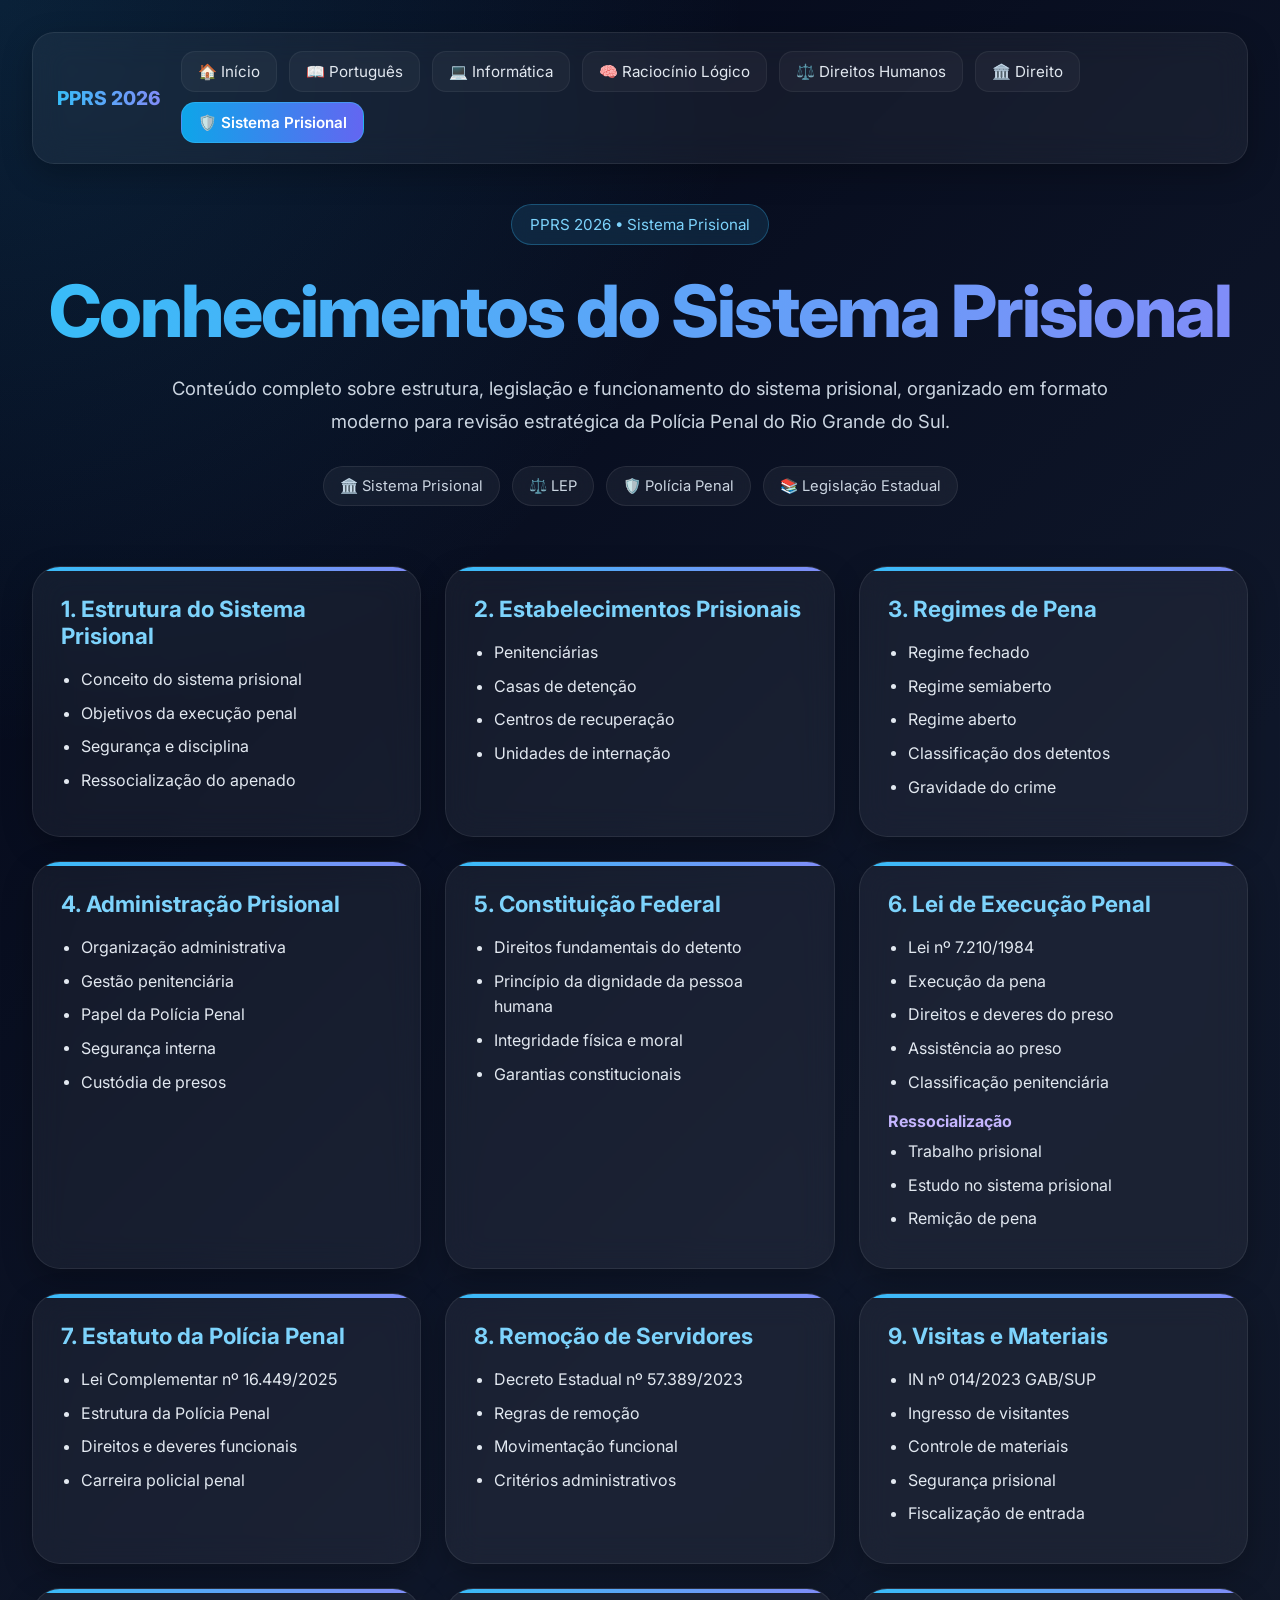
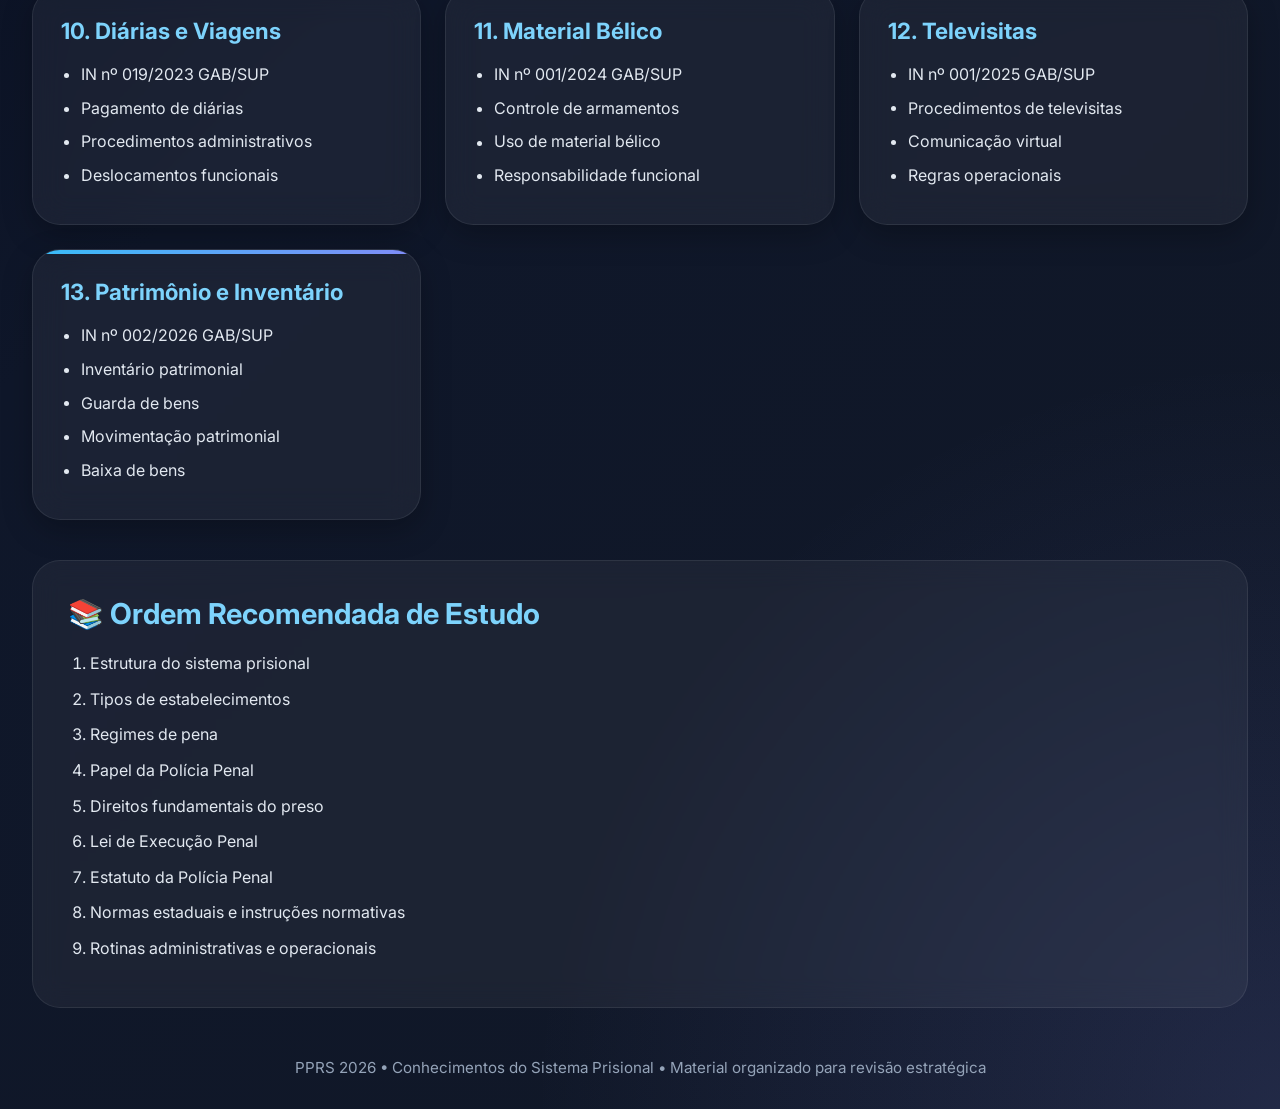
<file: conhecimento geral relativo ao sistema prisional.html>
<!DOCTYPE html>
<html lang="pt-BR">
<head>
  <meta charset="UTF-8" />
  <meta name="viewport" content="width=device-width, initial-scale=1.0" />
  <title>PPRS — Sistema Prisional</title>

  <link rel="preconnect" href="https://fonts.googleapis.com">
  <link rel="preconnect" href="https://fonts.gstatic.com" crossorigin>
  <link href="https://fonts.googleapis.com/css2?family=Inter:wght@300;400;500;600;700;800&display=swap" rel="stylesheet">
  <link rel="stylesheet" href="style.css" />

</head>
<body>
<div id="menu-container"></div>
<script src="menu.js"></script>




<div class="container">

  <section class="hero">
    <div class="badge">PPRS 2026 • Sistema Prisional</div>
    <h1>Conhecimentos do Sistema Prisional</h1>
    <p>
      Conteúdo completo sobre estrutura, legislação e funcionamento do sistema prisional,
      organizado em formato moderno para revisão estratégica da Polícia Penal do Rio Grande do Sul.
    </p>

    <div class="topbar">
      <div class="pill">🏛️ Sistema Prisional</div>
      <div class="pill">⚖️ LEP</div>
      <div class="pill">🛡️ Polícia Penal</div>
      <div class="pill">📚 Legislação Estadual</div>
    </div>
  </section>

  <div class="grid">

    <div class="card">
      <h2>1. Estrutura do Sistema Prisional</h2>

      <ul>
        <li>Conceito do sistema prisional</li>
        <li>Objetivos da execução penal</li>
        <li>Segurança e disciplina</li>
        <li>Ressocialização do apenado</li>
      </ul>
    </div>

    <div class="card">
      <h2>2. Estabelecimentos Prisionais</h2>

      <ul>
        <li>Penitenciárias</li>
        <li>Casas de detenção</li>
        <li>Centros de recuperação</li>
        <li>Unidades de internação</li>
      </ul>
    </div>

    <div class="card">
      <h2>3. Regimes de Pena</h2>

      <ul>
        <li>Regime fechado</li>
        <li>Regime semiaberto</li>
        <li>Regime aberto</li>
        <li>Classificação dos detentos</li>
        <li>Gravidade do crime</li>
      </ul>
    </div>

    <div class="card">
      <h2>4. Administração Prisional</h2>

      <ul>
        <li>Organização administrativa</li>
        <li>Gestão penitenciária</li>
        <li>Papel da Polícia Penal</li>
        <li>Segurança interna</li>
        <li>Custódia de presos</li>
      </ul>
    </div>

    <div class="card">
      <h2>5. Constituição Federal</h2>

      <ul>
        <li>Direitos fundamentais do detento</li>
        <li>Princípio da dignidade da pessoa humana</li>
        <li>Integridade física e moral</li>
        <li>Garantias constitucionais</li>
      </ul>
    </div>

    <div class="card">
      <h2>6. Lei de Execução Penal</h2>

      <ul>
        <li>Lei nº 7.210/1984</li>
        <li>Execução da pena</li>
        <li>Direitos e deveres do preso</li>
        <li>Assistência ao preso</li>
        <li>Classificação penitenciária</li>
      </ul>

      <h3>Ressocialização</h3>
      <ul>
        <li>Trabalho prisional</li>
        <li>Estudo no sistema prisional</li>
        <li>Remição de pena</li>
      </ul>
    </div>

    <div class="card">
      <h2>7. Estatuto da Polícia Penal</h2>

      <ul>
        <li>Lei Complementar nº 16.449/2025</li>
        <li>Estrutura da Polícia Penal</li>
        <li>Direitos e deveres funcionais</li>
        <li>Carreira policial penal</li>
      </ul>
    </div>

    <div class="card">
      <h2>8. Remoção de Servidores</h2>

      <ul>
        <li>Decreto Estadual nº 57.389/2023</li>
        <li>Regras de remoção</li>
        <li>Movimentação funcional</li>
        <li>Critérios administrativos</li>
      </ul>
    </div>

    <div class="card">
      <h2>9. Visitas e Materiais</h2>

      <ul>
        <li>IN nº 014/2023 GAB/SUP</li>
        <li>Ingresso de visitantes</li>
        <li>Controle de materiais</li>
        <li>Segurança prisional</li>
        <li>Fiscalização de entrada</li>
      </ul>
    </div>

    <div class="card">
      <h2>10. Diárias e Viagens</h2>

      <ul>
        <li>IN nº 019/2023 GAB/SUP</li>
        <li>Pagamento de diárias</li>
        <li>Procedimentos administrativos</li>
        <li>Deslocamentos funcionais</li>
      </ul>
    </div>

    <div class="card">
      <h2>11. Material Bélico</h2>

      <ul>
        <li>IN nº 001/2024 GAB/SUP</li>
        <li>Controle de armamentos</li>
        <li>Uso de material bélico</li>
        <li>Responsabilidade funcional</li>
      </ul>
    </div>

    <div class="card">
      <h2>12. Televisitas</h2>

      <ul>
        <li>IN nº 001/2025 GAB/SUP</li>
        <li>Procedimentos de televisitas</li>
        <li>Comunicação virtual</li>
        <li>Regras operacionais</li>
      </ul>
    </div>

    <div class="card">
      <h2>13. Patrimônio e Inventário</h2>

      <ul>
        <li>IN nº 002/2026 GAB/SUP</li>
        <li>Inventário patrimonial</li>
        <li>Guarda de bens</li>
        <li>Movimentação patrimonial</li>
        <li>Baixa de bens</li>
      </ul>
    </div>

  </div>

  <section class="study">
    <h2>📚 Ordem Recomendada de Estudo</h2>

    <ol>
      <li>Estrutura do sistema prisional</li>
      <li>Tipos de estabelecimentos</li>
      <li>Regimes de pena</li>
      <li>Papel da Polícia Penal</li>
      <li>Direitos fundamentais do preso</li>
      <li>Lei de Execução Penal</li>
      <li>Estatuto da Polícia Penal</li>
      <li>Normas estaduais e instruções normativas</li>
      <li>Rotinas administrativas e operacionais</li>
    </ol>
  </section>

  <div class="footer">
    PPRS 2026 • Conhecimentos do Sistema Prisional • Material organizado para revisão estratégica
  </div>

</div>

</body>
</html>
</file>
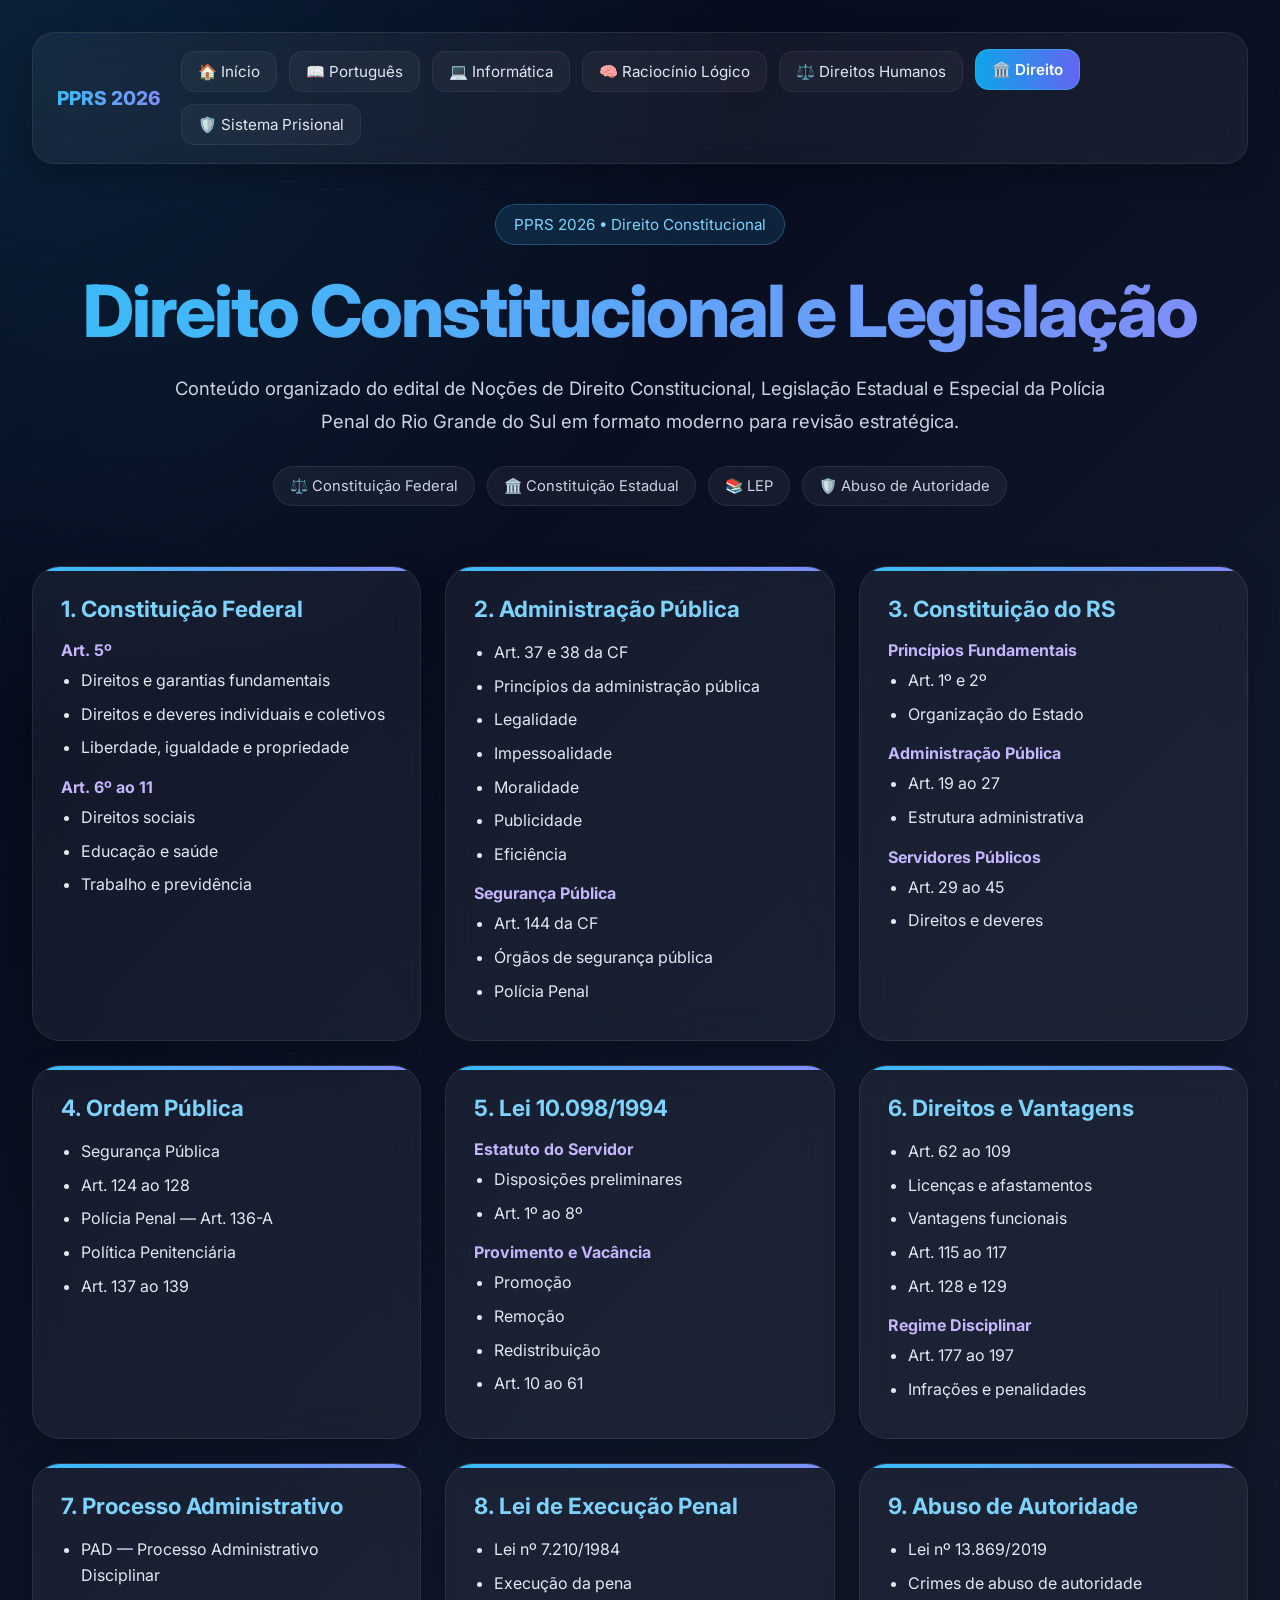
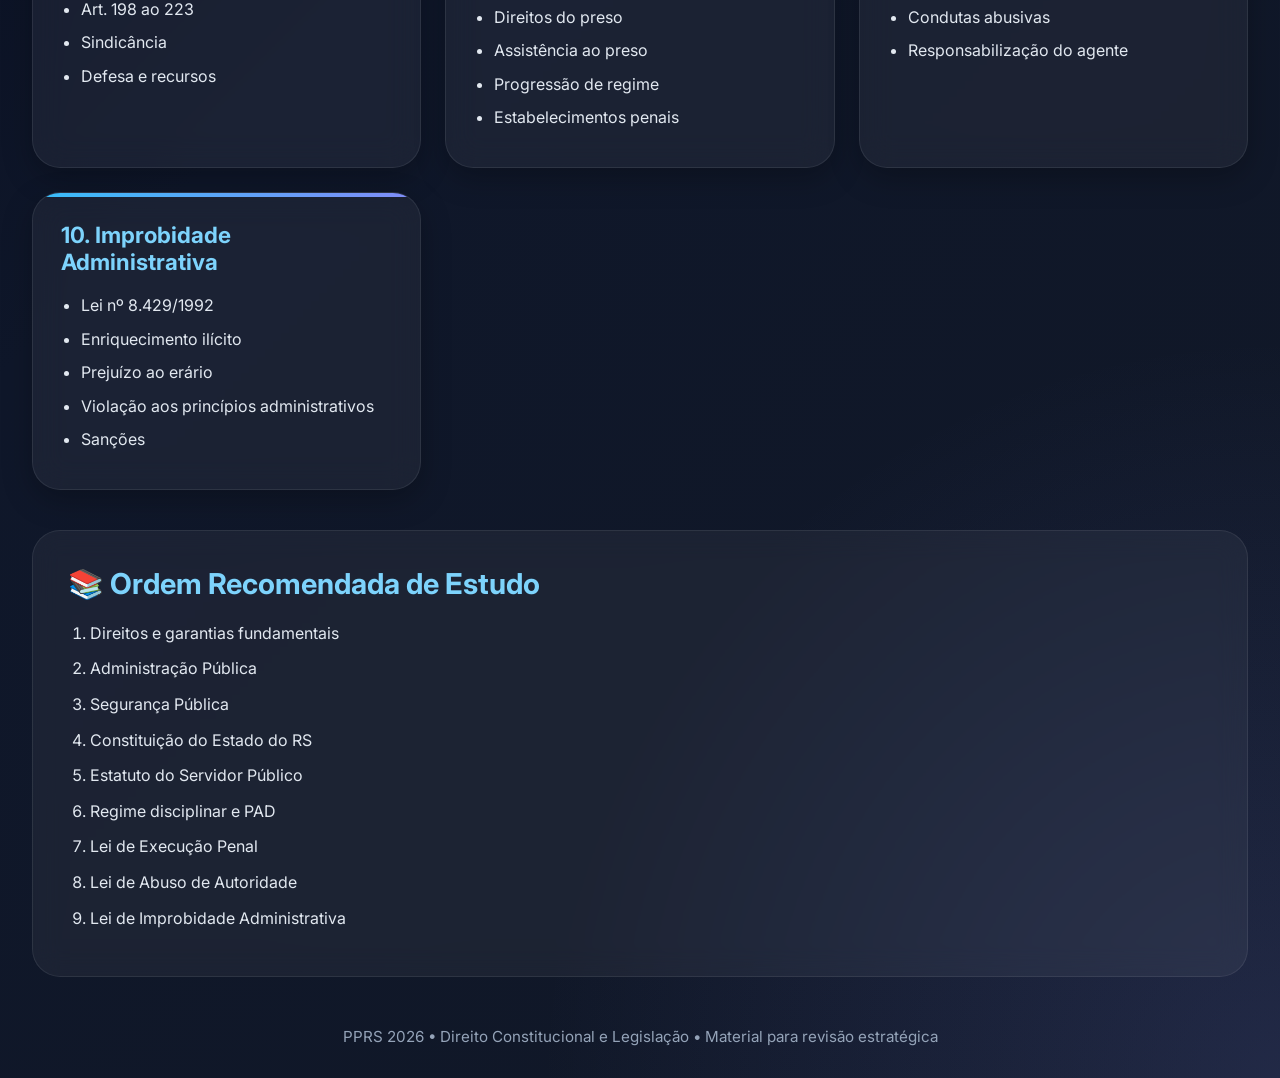
<file: direito constitucional e legislacao.html>
<!DOCTYPE html>
<html lang="pt-BR">
<head>
  <meta charset="UTF-8" />
  <meta name="viewport" content="width=device-width, initial-scale=1.0" />
  <title>PPRS — Direito Constitucional e Legislação</title>

  <link rel="preconnect" href="https://fonts.googleapis.com">
  <link rel="preconnect" href="https://fonts.gstatic.com" crossorigin>
  <link href="https://fonts.googleapis.com/css2?family=Inter:wght@300;400;500;600;700;800&display=swap" rel="stylesheet">
  <link rel="stylesheet" href="style.css" />
  

</head>
<body>

<div id="menu-container"></div>
<script src="menu.js"></script>

<div class="container">
  <section class="hero">
    <div class="badge">PPRS 2026 • Direito Constitucional</div>
    <h1>Direito Constitucional e Legislação</h1>
    <p>
      Conteúdo organizado do edital de Noções de Direito Constitucional, Legislação Estadual e Especial
      da Polícia Penal do Rio Grande do Sul em formato moderno para revisão estratégica.
    </p>

    <div class="topbar">
      <div class="pill">⚖️ Constituição Federal</div>
      <div class="pill">🏛️ Constituição Estadual</div>
      <div class="pill">📚 LEP</div>
      <div class="pill">🛡️ Abuso de Autoridade</div>
    </div>
  </section>

  <div class="grid">

    <div class="card">
      <h2>1. Constituição Federal</h2>

      <h3>Art. 5º</h3>
      <ul>
        <li>Direitos e garantias fundamentais</li>
        <li>Direitos e deveres individuais e coletivos</li>
        <li>Liberdade, igualdade e propriedade</li>
      </ul>

      <h3>Art. 6º ao 11</h3>
      <ul>
        <li>Direitos sociais</li>
        <li>Educação e saúde</li>
        <li>Trabalho e previdência</li>
      </ul>
    </div>

    <div class="card">
      <h2>2. Administração Pública</h2>

      <ul>
        <li>Art. 37 e 38 da CF</li>
        <li>Princípios da administração pública</li>
        <li>Legalidade</li>
        <li>Impessoalidade</li>
        <li>Moralidade</li>
        <li>Publicidade</li>
        <li>Eficiência</li>
      </ul>

      <h3>Segurança Pública</h3>
      <ul>
        <li>Art. 144 da CF</li>
        <li>Órgãos de segurança pública</li>
        <li>Polícia Penal</li>
      </ul>
    </div>

    <div class="card">
      <h2>3. Constituição do RS</h2>

      <h3>Princípios Fundamentais</h3>
      <ul>
        <li>Art. 1º e 2º</li>
        <li>Organização do Estado</li>
      </ul>

      <h3>Administração Pública</h3>
      <ul>
        <li>Art. 19 ao 27</li>
        <li>Estrutura administrativa</li>
      </ul>

      <h3>Servidores Públicos</h3>
      <ul>
        <li>Art. 29 ao 45</li>
        <li>Direitos e deveres</li>
      </ul>
    </div>

    <div class="card">
      <h2>4. Ordem Pública</h2>

      <ul>
        <li>Segurança Pública</li>
        <li>Art. 124 ao 128</li>
        <li>Polícia Penal — Art. 136-A</li>
        <li>Política Penitenciária</li>
        <li>Art. 137 ao 139</li>
      </ul>
    </div>

    <div class="card">
      <h2>5. Lei 10.098/1994</h2>

      <h3>Estatuto do Servidor</h3>
      <ul>
        <li>Disposições preliminares</li>
        <li>Art. 1º ao 8º</li>
      </ul>

      <h3>Provimento e Vacância</h3>
      <ul>
        <li>Promoção</li>
        <li>Remoção</li>
        <li>Redistribuição</li>
        <li>Art. 10 ao 61</li>
      </ul>
    </div>

    <div class="card">
      <h2>6. Direitos e Vantagens</h2>

      <ul>
        <li>Art. 62 ao 109</li>
        <li>Licenças e afastamentos</li>
        <li>Vantagens funcionais</li>
        <li>Art. 115 ao 117</li>
        <li>Art. 128 e 129</li>
      </ul>

      <h3>Regime Disciplinar</h3>
      <ul>
        <li>Art. 177 ao 197</li>
        <li>Infrações e penalidades</li>
      </ul>
    </div>

    <div class="card">
      <h2>7. Processo Administrativo</h2>

      <ul>
        <li>PAD — Processo Administrativo Disciplinar</li>
        <li>Art. 198 ao 223</li>
        <li>Sindicância</li>
        <li>Defesa e recursos</li>
      </ul>
    </div>

    <div class="card">
      <h2>8. Lei de Execução Penal</h2>

      <ul>
        <li>Lei nº 7.210/1984</li>
        <li>Execução da pena</li>
        <li>Direitos do preso</li>
        <li>Assistência ao preso</li>
        <li>Progressão de regime</li>
        <li>Estabelecimentos penais</li>
      </ul>
    </div>

    <div class="card">
      <h2>9. Abuso de Autoridade</h2>

      <ul>
        <li>Lei nº 13.869/2019</li>
        <li>Crimes de abuso de autoridade</li>
        <li>Condutas abusivas</li>
        <li>Responsabilização do agente</li>
      </ul>
    </div>

    <div class="card">
      <h2>10. Improbidade Administrativa</h2>

      <ul>
        <li>Lei nº 8.429/1992</li>
        <li>Enriquecimento ilícito</li>
        <li>Prejuízo ao erário</li>
        <li>Violação aos princípios administrativos</li>
        <li>Sanções</li>
      </ul>
    </div>

  </div>

  <section class="study">
    <h2>📚 Ordem Recomendada de Estudo</h2>

    <ol>
      <li>Direitos e garantias fundamentais</li>
      <li>Administração Pública</li>
      <li>Segurança Pública</li>
      <li>Constituição do Estado do RS</li>
      <li>Estatuto do Servidor Público</li>
      <li>Regime disciplinar e PAD</li>
      <li>Lei de Execução Penal</li>
      <li>Lei de Abuso de Autoridade</li>
      <li>Lei de Improbidade Administrativa</li>
    </ol>
  </section>

  <div class="footer">
    PPRS 2026 • Direito Constitucional e Legislação • Material para revisão estratégica
  </div>

</div>

</body>
</html>
</file>
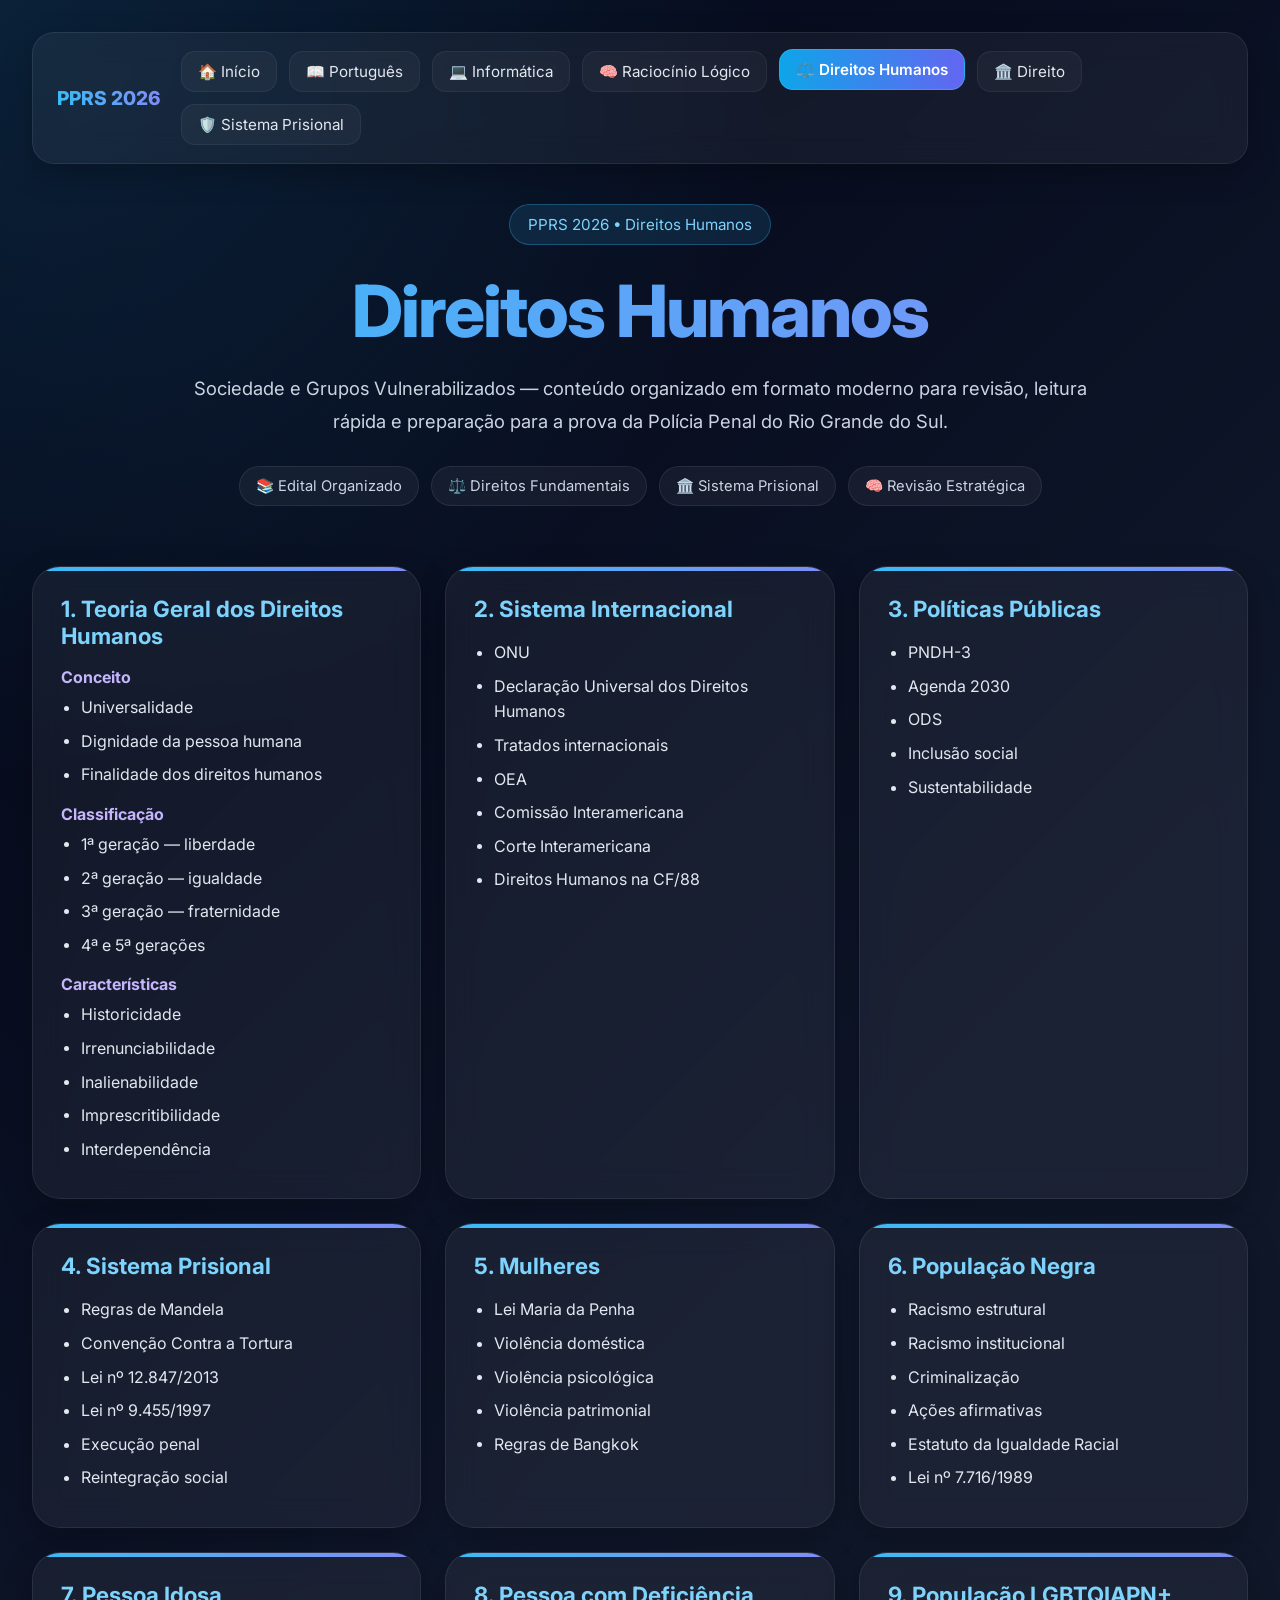
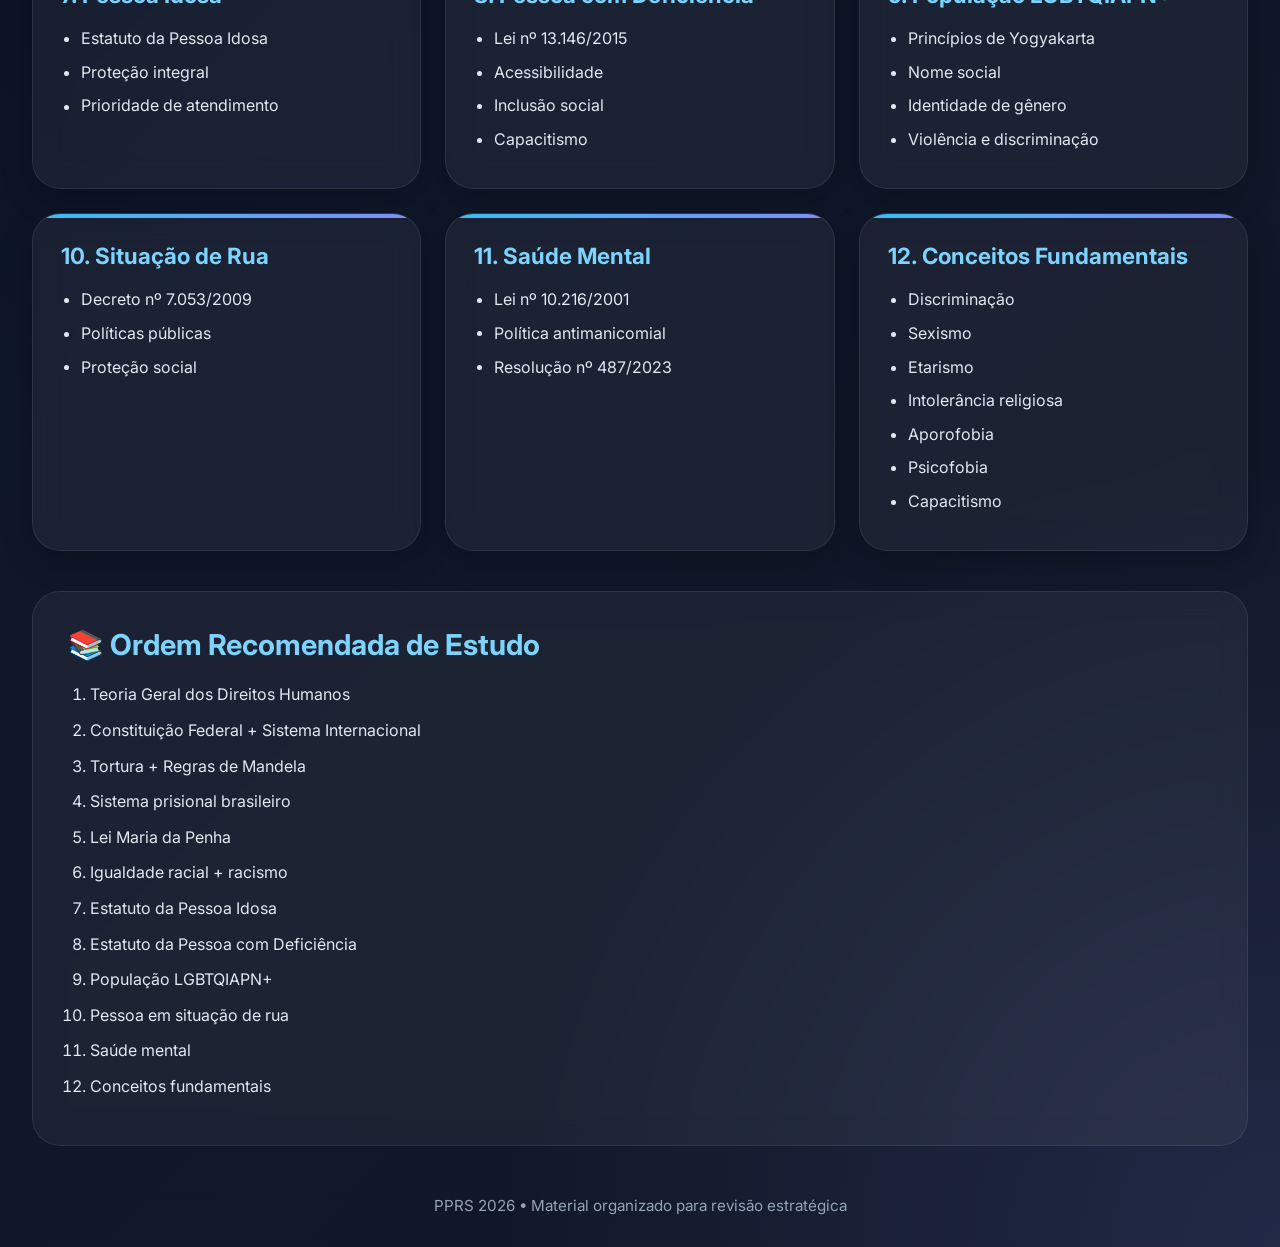
<file: direitos humanos.html>
<!DOCTYPE html>
<html lang="pt-BR">
<head>
  <meta charset="UTF-8" />
  <meta name="viewport" content="width=device-width, initial-scale=1.0" />
  <title>PPRS — Direitos Humanos</title>
  <link rel="preconnect" href="https://fonts.googleapis.com">
  <link rel="preconnect" href="https://fonts.gstatic.com" crossorigin>
  <link href="https://fonts.googleapis.com/css2?family=Inter:wght@300;400;500;600;700;800&display=swap" rel="stylesheet">
  <link rel="stylesheet" href="style.css" />

</head>
<body>

<div id="menu-container"></div>
<script src="menu.js"></script>



<div class="container">

  <section class="hero">
    <div class="badge">PPRS 2026 • Direitos Humanos</div>
    <h1>Direitos Humanos</h1>
    <p>
      Sociedade e Grupos Vulnerabilizados — conteúdo organizado em formato moderno para revisão,
      leitura rápida e preparação para a prova da Polícia Penal do Rio Grande do Sul.
    </p>

    <div class="topbar">
      <div class="pill">📚 Edital Organizado</div>
      <div class="pill">⚖️ Direitos Fundamentais</div>
      <div class="pill">🏛️ Sistema Prisional</div>
      <div class="pill">🧠 Revisão Estratégica</div>
    </div>
  </section>

  <div class="grid">

    <div class="card">
      <h2>1. Teoria Geral dos Direitos Humanos</h2>

      <h3>Conceito</h3>
      <ul>
        <li>Universalidade</li>
        <li>Dignidade da pessoa humana</li>
        <li>Finalidade dos direitos humanos</li>
      </ul>

      <h3>Classificação</h3>
      <ul>
        <li>1ª geração — liberdade</li>
        <li>2ª geração — igualdade</li>
        <li>3ª geração — fraternidade</li>
        <li>4ª e 5ª gerações</li>
      </ul>

      <h3>Características</h3>
      <ul>
        <li>Historicidade</li>
        <li>Irrenunciabilidade</li>
        <li>Inalienabilidade</li>
        <li>Imprescritibilidade</li>
        <li>Interdependência</li>
      </ul>
    </div>

    <div class="card">
      <h2>2. Sistema Internacional</h2>
      <ul>
        <li>ONU</li>
        <li>Declaração Universal dos Direitos Humanos</li>
        <li>Tratados internacionais</li>
        <li>OEA</li>
        <li>Comissão Interamericana</li>
        <li>Corte Interamericana</li>
        <li>Direitos Humanos na CF/88</li>
      </ul>
    </div>

    <div class="card">
      <h2>3. Políticas Públicas</h2>
      <ul>
        <li>PNDH-3</li>
        <li>Agenda 2030</li>
        <li>ODS</li>
        <li>Inclusão social</li>
        <li>Sustentabilidade</li>
      </ul>
    </div>

    <div class="card">
      <h2>4. Sistema Prisional</h2>
      <ul>
        <li>Regras de Mandela</li>
        <li>Convenção Contra a Tortura</li>
        <li>Lei nº 12.847/2013</li>
        <li>Lei nº 9.455/1997</li>
        <li>Execução penal</li>
        <li>Reintegração social</li>
      </ul>
    </div>

    <div class="card">
      <h2>5. Mulheres</h2>
      <ul>
        <li>Lei Maria da Penha</li>
        <li>Violência doméstica</li>
        <li>Violência psicológica</li>
        <li>Violência patrimonial</li>
        <li>Regras de Bangkok</li>
      </ul>
    </div>

    <div class="card">
      <h2>6. População Negra</h2>
      <ul>
        <li>Racismo estrutural</li>
        <li>Racismo institucional</li>
        <li>Criminalização</li>
        <li>Ações afirmativas</li>
        <li>Estatuto da Igualdade Racial</li>
        <li>Lei nº 7.716/1989</li>
      </ul>
    </div>

    <div class="card">
      <h2>7. Pessoa Idosa</h2>
      <ul>
        <li>Estatuto da Pessoa Idosa</li>
        <li>Proteção integral</li>
        <li>Prioridade de atendimento</li>
      </ul>
    </div>

    <div class="card">
      <h2>8. Pessoa com Deficiência</h2>
      <ul>
        <li>Lei nº 13.146/2015</li>
        <li>Acessibilidade</li>
        <li>Inclusão social</li>
        <li>Capacitismo</li>
      </ul>
    </div>

    <div class="card">
      <h2>9. População LGBTQIAPN+</h2>
      <ul>
        <li>Princípios de Yogyakarta</li>
        <li>Nome social</li>
        <li>Identidade de gênero</li>
        <li>Violência e discriminação</li>
      </ul>
    </div>

    <div class="card">
      <h2>10. Situação de Rua</h2>
      <ul>
        <li>Decreto nº 7.053/2009</li>
        <li>Políticas públicas</li>
        <li>Proteção social</li>
      </ul>
    </div>

    <div class="card">
      <h2>11. Saúde Mental</h2>
      <ul>
        <li>Lei nº 10.216/2001</li>
        <li>Política antimanicomial</li>
        <li>Resolução nº 487/2023</li>
      </ul>
    </div>

    <div class="card">
      <h2>12. Conceitos Fundamentais</h2>
      <ul>
        <li>Discriminação</li>
        <li>Sexismo</li>
        <li>Etarismo</li>
        <li>Intolerância religiosa</li>
        <li>Aporofobia</li>
        <li>Psicofobia</li>
        <li>Capacitismo</li>
      </ul>
    </div>

  </div>

  <section class="study">
    <h2>📚 Ordem Recomendada de Estudo</h2>

    <ol>
      <li>Teoria Geral dos Direitos Humanos</li>
      <li>Constituição Federal + Sistema Internacional</li>
      <li>Tortura + Regras de Mandela</li>
      <li>Sistema prisional brasileiro</li>
      <li>Lei Maria da Penha</li>
      <li>Igualdade racial + racismo</li>
      <li>Estatuto da Pessoa Idosa</li>
      <li>Estatuto da Pessoa com Deficiência</li>
      <li>População LGBTQIAPN+</li>
      <li>Pessoa em situação de rua</li>
      <li>Saúde mental</li>
      <li>Conceitos fundamentais</li>
    </ol>
  </section>

  <div class="footer">
    PPRS 2026 • Material organizado para revisão estratégica
  </div>

</div>

</body>
</html>
</file>
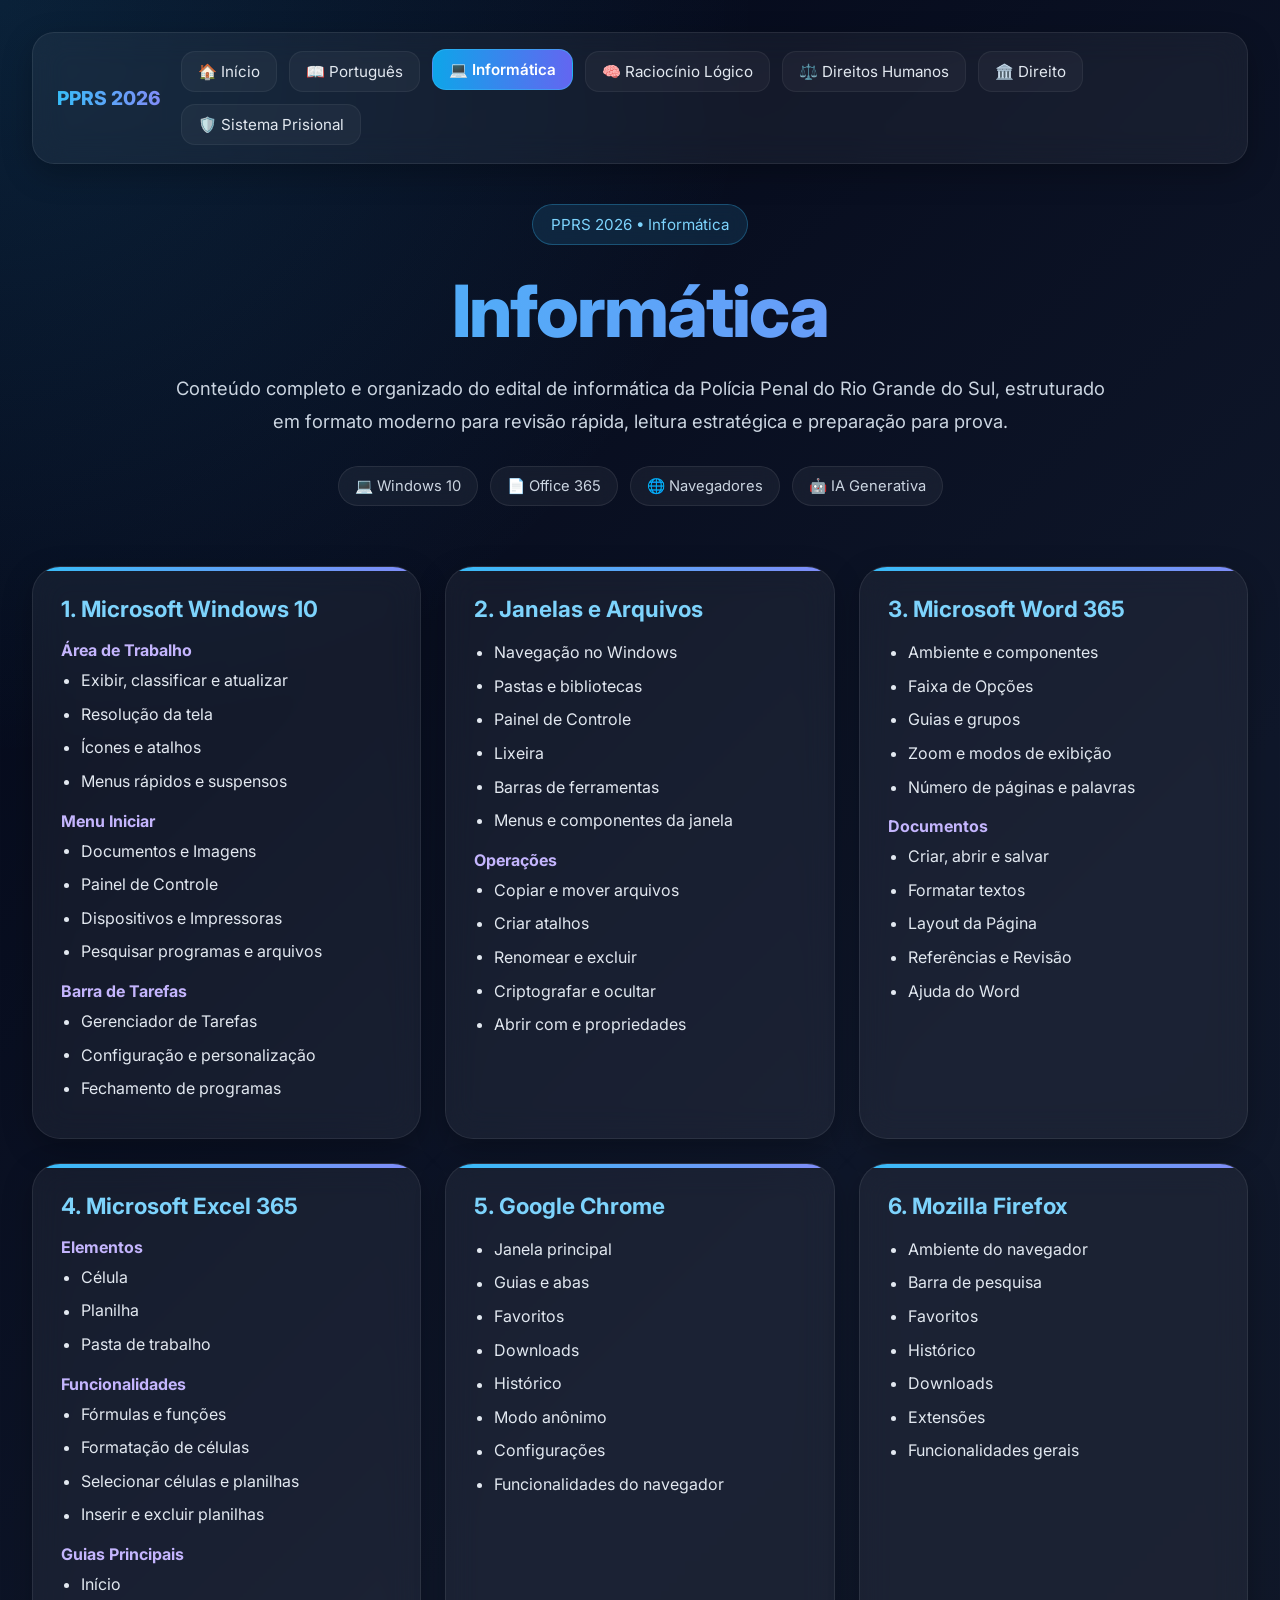
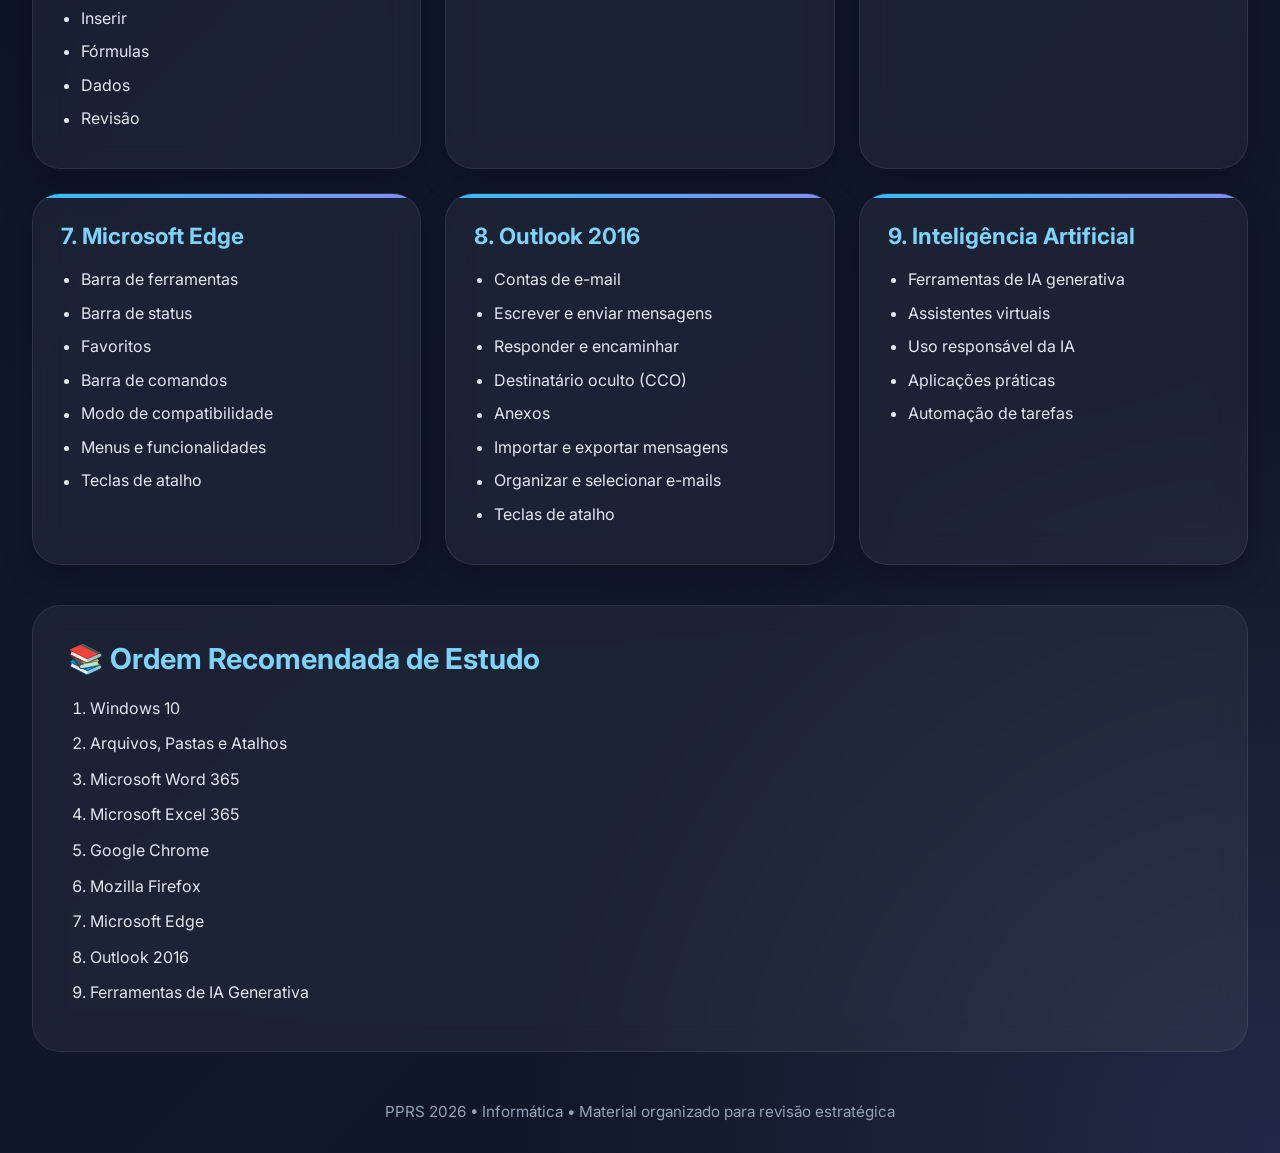
<file: informatica.html>
<!DOCTYPE html>
<html lang="pt-BR">
<head>
  <meta charset="UTF-8" />
  <meta name="viewport" content="width=device-width, initial-scale=1.0" />
  <title>PPRS — Informática</title>

  <link rel="preconnect" href="https://fonts.googleapis.com">
  <link rel="preconnect" href="https://fonts.gstatic.com" crossorigin>
  <link href="https://fonts.googleapis.com/css2?family=Inter:wght@300;400;500;600;700;800&display=swap" rel="stylesheet">
  <link rel="stylesheet" href="style.css" />
  
</head>
<body>

<div id="menu-container"></div>
<script src="menu.js"></script>




<div class="container">

  <section class="hero">
    <div class="badge">PPRS 2026 • Informática</div>
    <h1>Informática</h1>
    <p>
      Conteúdo completo e organizado do edital de informática da Polícia Penal do Rio Grande do Sul,
      estruturado em formato moderno para revisão rápida, leitura estratégica e preparação para prova.
    </p>

    <div class="topbar">
      <div class="pill">💻 Windows 10</div>
      <div class="pill">📄 Office 365</div>
      <div class="pill">🌐 Navegadores</div>
      <div class="pill">🤖 IA Generativa</div>
    </div>
  </section>

  <div class="grid">

    <div class="card">
      <h2>1. Microsoft Windows 10</h2>

      <h3>Área de Trabalho</h3>
      <ul>
        <li>Exibir, classificar e atualizar</li>
        <li>Resolução da tela</li>
        <li>Ícones e atalhos</li>
        <li>Menus rápidos e suspensos</li>
      </ul>

      <h3>Menu Iniciar</h3>
      <ul>
        <li>Documentos e Imagens</li>
        <li>Painel de Controle</li>
        <li>Dispositivos e Impressoras</li>
        <li>Pesquisar programas e arquivos</li>
      </ul>

      <h3>Barra de Tarefas</h3>
      <ul>
        <li>Gerenciador de Tarefas</li>
        <li>Configuração e personalização</li>
        <li>Fechamento de programas</li>
      </ul>
    </div>

    <div class="card">
      <h2>2. Janelas e Arquivos</h2>

      <ul>
        <li>Navegação no Windows</li>
        <li>Pastas e bibliotecas</li>
        <li>Painel de Controle</li>
        <li>Lixeira</li>
        <li>Barras de ferramentas</li>
        <li>Menus e componentes da janela</li>
      </ul>

      <h3>Operações</h3>
      <ul>
        <li>Copiar e mover arquivos</li>
        <li>Criar atalhos</li>
        <li>Renomear e excluir</li>
        <li>Criptografar e ocultar</li>
        <li>Abrir com e propriedades</li>
      </ul>
    </div>

    <div class="card">
      <h2>3. Microsoft Word 365</h2>

      <ul>
        <li>Ambiente e componentes</li>
        <li>Faixa de Opções</li>
        <li>Guias e grupos</li>
        <li>Zoom e modos de exibição</li>
        <li>Número de páginas e palavras</li>
      </ul>

      <h3>Documentos</h3>
      <ul>
        <li>Criar, abrir e salvar</li>
        <li>Formatar textos</li>
        <li>Layout da Página</li>
        <li>Referências e Revisão</li>
        <li>Ajuda do Word</li>
      </ul>
    </div>

    <div class="card">
      <h2>4. Microsoft Excel 365</h2>

      <h3>Elementos</h3>
      <ul>
        <li>Célula</li>
        <li>Planilha</li>
        <li>Pasta de trabalho</li>
      </ul>

      <h3>Funcionalidades</h3>
      <ul>
        <li>Fórmulas e funções</li>
        <li>Formatação de células</li>
        <li>Selecionar células e planilhas</li>
        <li>Inserir e excluir planilhas</li>
      </ul>

      <h3>Guias Principais</h3>
      <ul>
        <li>Início</li>
        <li>Inserir</li>
        <li>Fórmulas</li>
        <li>Dados</li>
        <li>Revisão</li>
      </ul>
    </div>

    <div class="card">
      <h2>5. Google Chrome</h2>

      <ul>
        <li>Janela principal</li>
        <li>Guias e abas</li>
        <li>Favoritos</li>
        <li>Downloads</li>
        <li>Histórico</li>
        <li>Modo anônimo</li>
        <li>Configurações</li>
        <li>Funcionalidades do navegador</li>
      </ul>
    </div>

    <div class="card">
      <h2>6. Mozilla Firefox</h2>

      <ul>
        <li>Ambiente do navegador</li>
        <li>Barra de pesquisa</li>
        <li>Favoritos</li>
        <li>Histórico</li>
        <li>Downloads</li>
        <li>Extensões</li>
        <li>Funcionalidades gerais</li>
      </ul>
    </div>

    <div class="card">
      <h2>7. Microsoft Edge</h2>

      <ul>
        <li>Barra de ferramentas</li>
        <li>Barra de status</li>
        <li>Favoritos</li>
        <li>Barra de comandos</li>
        <li>Modo de compatibilidade</li>
        <li>Menus e funcionalidades</li>
        <li>Teclas de atalho</li>
      </ul>
    </div>

    <div class="card">
      <h2>8. Outlook 2016</h2>

      <ul>
        <li>Contas de e-mail</li>
        <li>Escrever e enviar mensagens</li>
        <li>Responder e encaminhar</li>
        <li>Destinatário oculto (CCO)</li>
        <li>Anexos</li>
        <li>Importar e exportar mensagens</li>
        <li>Organizar e selecionar e-mails</li>
        <li>Teclas de atalho</li>
      </ul>
    </div>

    <div class="card">
      <h2>9. Inteligência Artificial</h2>

      <ul>
        <li>Ferramentas de IA generativa</li>
        <li>Assistentes virtuais</li>
        <li>Uso responsável da IA</li>
        <li>Aplicações práticas</li>
        <li>Automação de tarefas</li>
      </ul>
    </div>

  </div>

  <section class="study">
    <h2>📚 Ordem Recomendada de Estudo</h2>

    <ol>
      <li>Windows 10</li>
      <li>Arquivos, Pastas e Atalhos</li>
      <li>Microsoft Word 365</li>
      <li>Microsoft Excel 365</li>
      <li>Google Chrome</li>
      <li>Mozilla Firefox</li>
      <li>Microsoft Edge</li>
      <li>Outlook 2016</li>
      <li>Ferramentas de IA Generativa</li>
    </ol>
  </section>

  <div class="footer">
    PPRS 2026 • Informática • Material organizado para revisão estratégica
  </div>

</div>

</body>
</html>
</file>
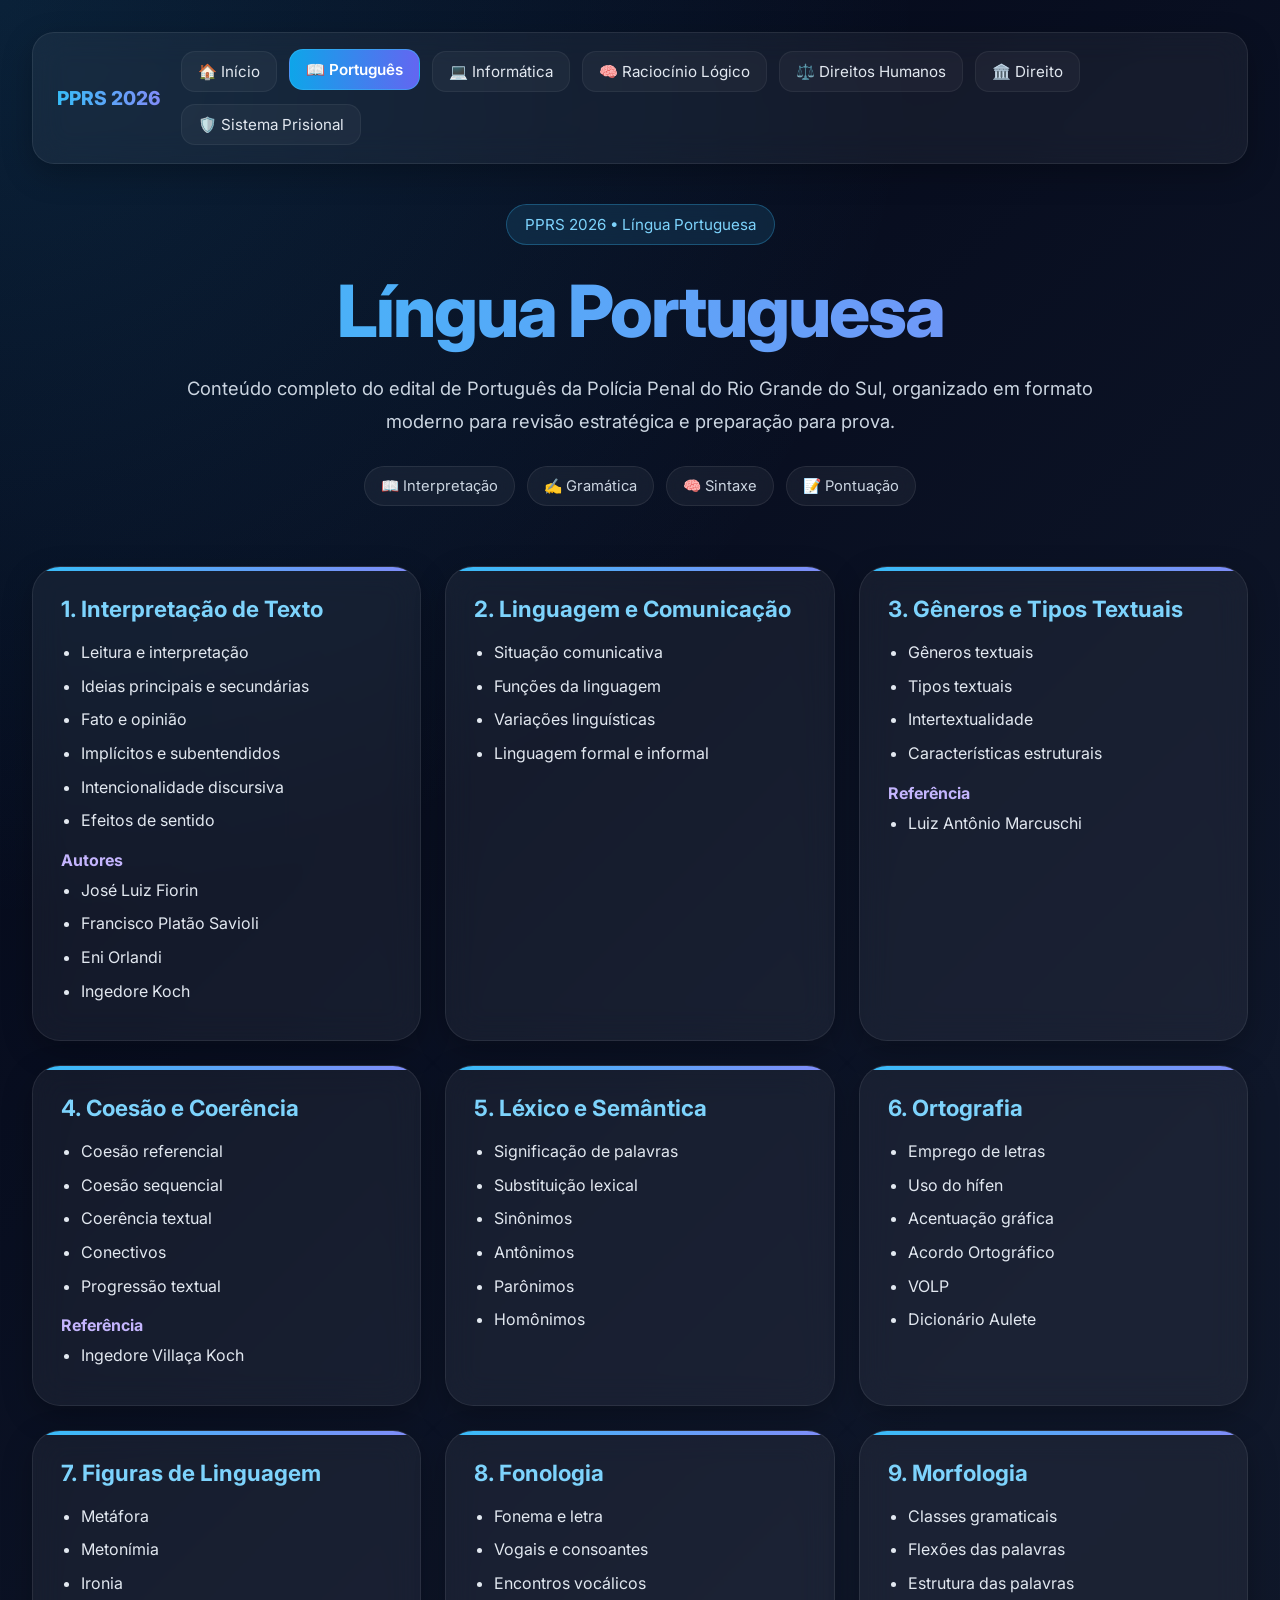
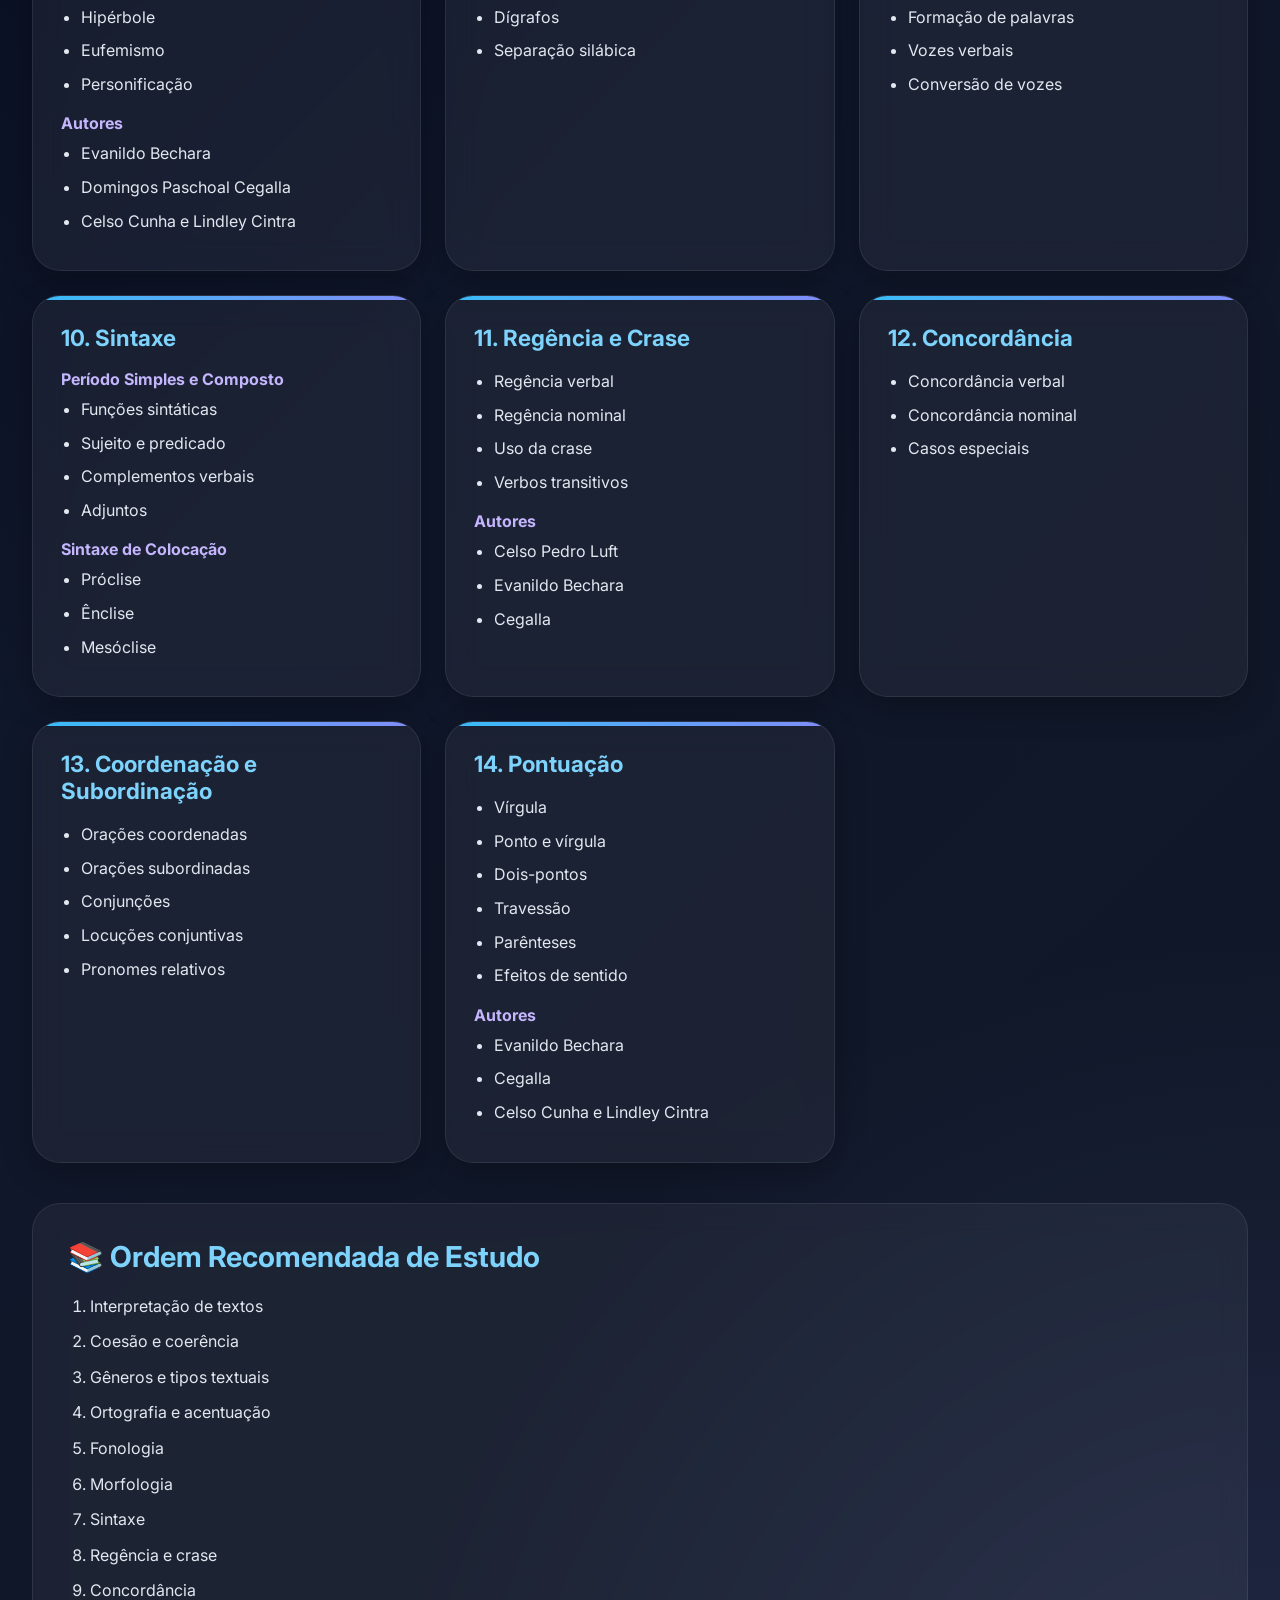
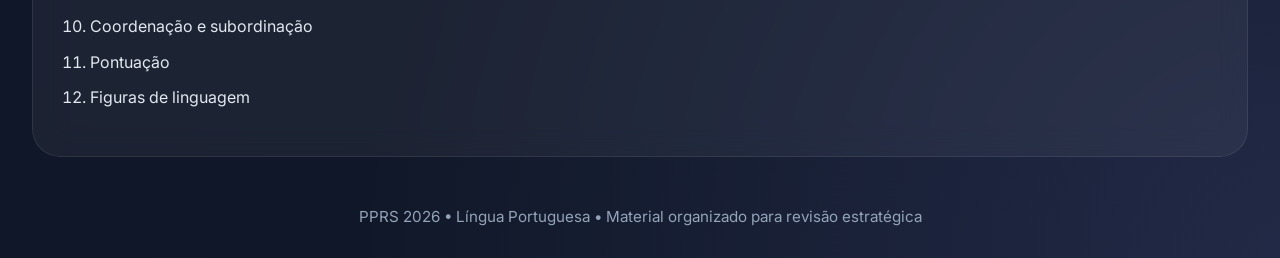
<file: portugues.html>
<!DOCTYPE html>
<html lang="pt-BR">
<head>
  <meta charset="UTF-8" />
  <meta name="viewport" content="width=device-width, initial-scale=1.0" />
  <title>PPRS — Língua Portuguesa</title>

  <link rel="preconnect" href="https://fonts.googleapis.com">
  <link rel="preconnect" href="https://fonts.gstatic.com" crossorigin>
  <link href="https://fonts.googleapis.com/css2?family=Inter:wght@300;400;500;600;700;800&display=swap" rel="stylesheet">
  <link rel="stylesheet" href="style.css" />
  
</head>


<body>

<div id="menu-container"></div>
<script src="menu.js"></script>


<div class="container">

  <section class="hero">
    <div class="badge">PPRS 2026 • Língua Portuguesa</div>
    <h1>Língua Portuguesa</h1>
    <p>
      Conteúdo completo do edital de Português da Polícia Penal do Rio Grande do Sul,
      organizado em formato moderno para revisão estratégica e preparação para prova.
    </p>

    <div class="topbar">
      <div class="pill">📖 Interpretação</div>
      <div class="pill">✍️ Gramática</div>
      <div class="pill">🧠 Sintaxe</div>
      <div class="pill">📝 Pontuação</div>
    </div>
  </section>

  <div class="grid">

    <div class="card">
      <h2>1. Interpretação de Texto</h2>

      <ul>
        <li>Leitura e interpretação</li>
        <li>Ideias principais e secundárias</li>
        <li>Fato e opinião</li>
        <li>Implícitos e subentendidos</li>
        <li>Intencionalidade discursiva</li>
        <li>Efeitos de sentido</li>
      </ul>

      <h3>Autores</h3>
      <ul>
        <li>José Luiz Fiorin</li>
        <li>Francisco Platão Savioli</li>
        <li>Eni Orlandi</li>
        <li>Ingedore Koch</li>
      </ul>
    </div>

    <div class="card">
      <h2>2. Linguagem e Comunicação</h2>

      <ul>
        <li>Situação comunicativa</li>
        <li>Funções da linguagem</li>
        <li>Variações linguísticas</li>
        <li>Linguagem formal e informal</li>
      </ul>
    </div>

    <div class="card">
      <h2>3. Gêneros e Tipos Textuais</h2>

      <ul>
        <li>Gêneros textuais</li>
        <li>Tipos textuais</li>
        <li>Intertextualidade</li>
        <li>Características estruturais</li>
      </ul>

      <h3>Referência</h3>
      <ul>
        <li>Luiz Antônio Marcuschi</li>
      </ul>
    </div>

    <div class="card">
      <h2>4. Coesão e Coerência</h2>

      <ul>
        <li>Coesão referencial</li>
        <li>Coesão sequencial</li>
        <li>Coerência textual</li>
        <li>Conectivos</li>
        <li>Progressão textual</li>
      </ul>

      <h3>Referência</h3>
      <ul>
        <li>Ingedore Villaça Koch</li>
      </ul>
    </div>

    <div class="card">
      <h2>5. Léxico e Semântica</h2>

      <ul>
        <li>Significação de palavras</li>
        <li>Substituição lexical</li>
        <li>Sinônimos</li>
        <li>Antônimos</li>
        <li>Parônimos</li>
        <li>Homônimos</li>
      </ul>
    </div>

    <div class="card">
      <h2>6. Ortografia</h2>

      <ul>
        <li>Emprego de letras</li>
        <li>Uso do hífen</li>
        <li>Acentuação gráfica</li>
        <li>Acordo Ortográfico</li>
        <li>VOLP</li>
        <li>Dicionário Aulete</li>
      </ul>
    </div>

    <div class="card">
      <h2>7. Figuras de Linguagem</h2>

      <ul>
        <li>Metáfora</li>
        <li>Metonímia</li>
        <li>Ironia</li>
        <li>Hipérbole</li>
        <li>Eufemismo</li>
        <li>Personificação</li>
      </ul>

      <h3>Autores</h3>
      <ul>
        <li>Evanildo Bechara</li>
        <li>Domingos Paschoal Cegalla</li>
        <li>Celso Cunha e Lindley Cintra</li>
      </ul>
    </div>

    <div class="card">
      <h2>8. Fonologia</h2>

      <ul>
        <li>Fonema e letra</li>
        <li>Vogais e consoantes</li>
        <li>Encontros vocálicos</li>
        <li>Dígrafos</li>
        <li>Separação silábica</li>
      </ul>
    </div>

    <div class="card">
      <h2>9. Morfologia</h2>

      <ul>
        <li>Classes gramaticais</li>
        <li>Flexões das palavras</li>
        <li>Estrutura das palavras</li>
        <li>Formação de palavras</li>
        <li>Vozes verbais</li>
        <li>Conversão de vozes</li>
      </ul>
    </div>

    <div class="card">
      <h2>10. Sintaxe</h2>

      <h3>Período Simples e Composto</h3>
      <ul>
        <li>Funções sintáticas</li>
        <li>Sujeito e predicado</li>
        <li>Complementos verbais</li>
        <li>Adjuntos</li>
      </ul>

      <h3>Sintaxe de Colocação</h3>
      <ul>
        <li>Próclise</li>
        <li>Ênclise</li>
        <li>Mesóclise</li>
      </ul>
    </div>

    <div class="card">
      <h2>11. Regência e Crase</h2>

      <ul>
        <li>Regência verbal</li>
        <li>Regência nominal</li>
        <li>Uso da crase</li>
        <li>Verbos transitivos</li>
      </ul>

      <h3>Autores</h3>
      <ul>
        <li>Celso Pedro Luft</li>
        <li>Evanildo Bechara</li>
        <li>Cegalla</li>
      </ul>
    </div>

    <div class="card">
      <h2>12. Concordância</h2>

      <ul>
        <li>Concordância verbal</li>
        <li>Concordância nominal</li>
        <li>Casos especiais</li>
      </ul>
    </div>

    <div class="card">
      <h2>13. Coordenação e Subordinação</h2>

      <ul>
        <li>Orações coordenadas</li>
        <li>Orações subordinadas</li>
        <li>Conjunções</li>
        <li>Locuções conjuntivas</li>
        <li>Pronomes relativos</li>
      </ul>
    </div>

    <div class="card">
      <h2>14. Pontuação</h2>

      <ul>
        <li>Vírgula</li>
        <li>Ponto e vírgula</li>
        <li>Dois-pontos</li>
        <li>Travessão</li>
        <li>Parênteses</li>
        <li>Efeitos de sentido</li>
      </ul>

      <h3>Autores</h3>
      <ul>
        <li>Evanildo Bechara</li>
        <li>Cegalla</li>
        <li>Celso Cunha e Lindley Cintra</li>
      </ul>
    </div>

  </div>

  <section class="study">
    <h2>📚 Ordem Recomendada de Estudo</h2>

    <ol>
      <li>Interpretação de textos</li>
      <li>Coesão e coerência</li>
      <li>Gêneros e tipos textuais</li>
      <li>Ortografia e acentuação</li>
      <li>Fonologia</li>
      <li>Morfologia</li>
      <li>Sintaxe</li>
      <li>Regência e crase</li>
      <li>Concordância</li>
      <li>Coordenação e subordinação</li>
      <li>Pontuação</li>
      <li>Figuras de linguagem</li>
    </ol>
  </section>

  <div class="footer">
    PPRS 2026 • Língua Portuguesa • Material organizado para revisão estratégica
  </div>

</div>

</body>
</html>
</file>
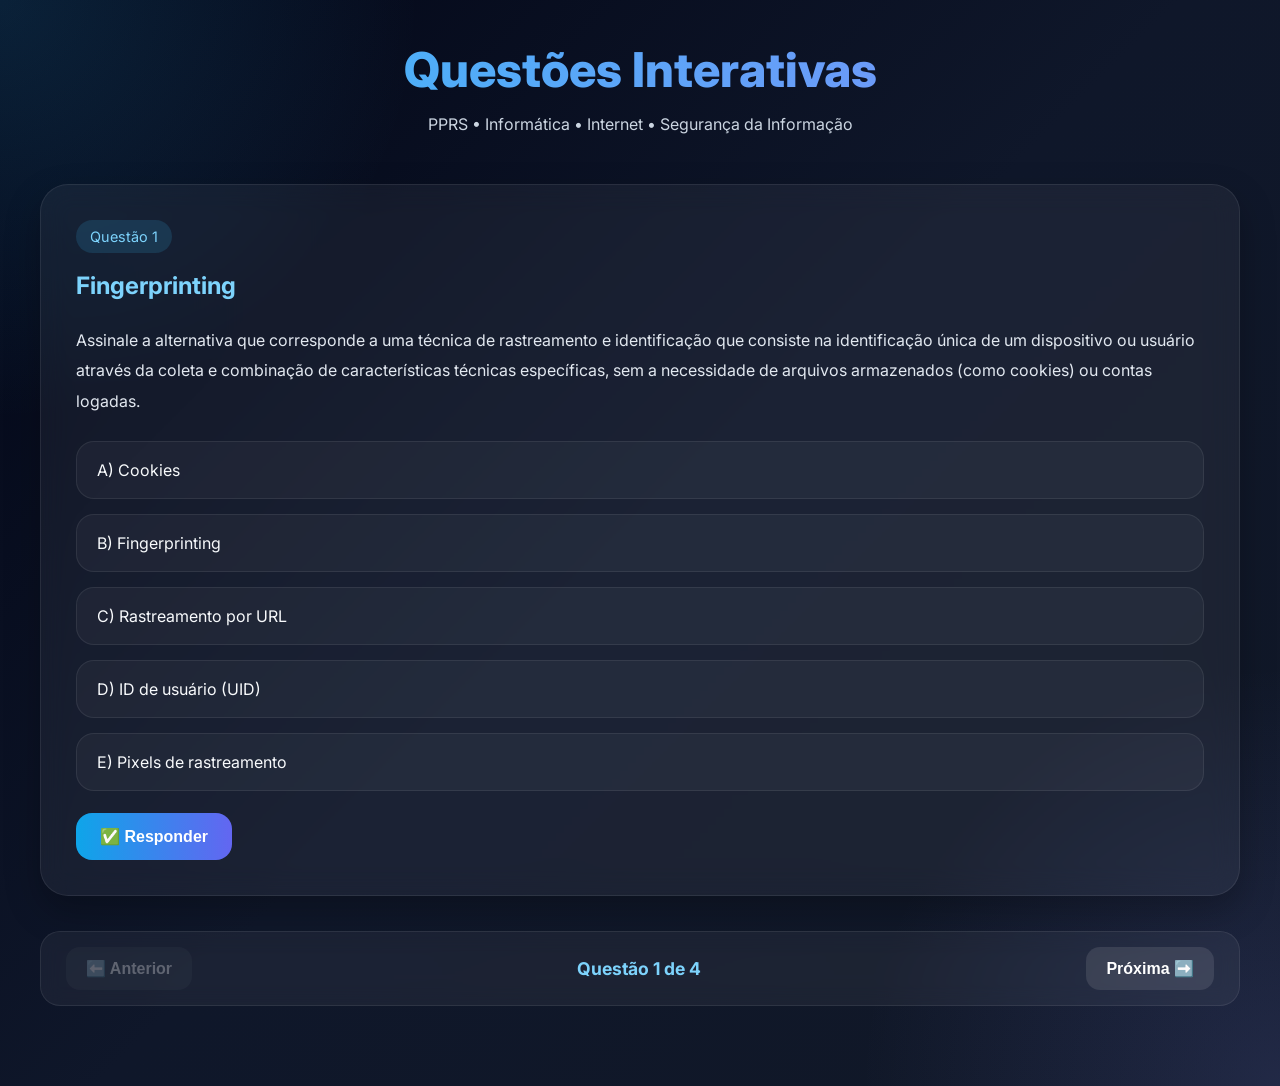
<file: questao.html>
<!DOCTYPE html>
<html lang="pt-BR">
<head>
<meta charset="UTF-8">
<meta name="viewport" content="width=device-width, initial-scale=1.0">

<title>Questões Interativas — PPRS</title>

<link rel="preconnect" href="https://fonts.googleapis.com">
<link rel="preconnect" href="https://fonts.gstatic.com" crossorigin>
<link href="https://fonts.googleapis.com/css2?family=Inter:wght@300;400;500;600;700;800&display=swap" rel="stylesheet">

<style>
  * {
    margin: 0;
    padding: 0;
    box-sizing: border-box;
  }

  body {
    font-family: 'Inter', sans-serif;
    background:
      radial-gradient(circle at top left, rgba(56,189,248,0.15), transparent 25%),
      radial-gradient(circle at bottom right, rgba(129,140,248,0.15), transparent 25%),
      linear-gradient(135deg, #020617, #0f172a 50%, #111827);
    color: #f8fafc;
    min-height: 100vh;
    padding: 40px;
  }

  .container {
    max-width: 1200px;
    margin: auto;
  }

  .hero {
    text-align: center;
    margin-bottom: 50px;
  }

  .hero h1 {
    font-size: 3rem;
    font-weight: 800;
    background: linear-gradient(90deg, #38bdf8, #818cf8);
    -webkit-background-clip: text;
    -webkit-text-fill-color: transparent;
    margin-bottom: 15px;
  }

  .hero p {
    color: #cbd5e1;
  }

  .questao {
    background: rgba(255,255,255,0.05);
    border: 1px solid rgba(255,255,255,0.08);
    border-radius: 28px;
    padding: 35px;
    margin-bottom: 35px;
    backdrop-filter: blur(14px);
    box-shadow: 0 15px 35px rgba(0,0,0,0.25);
    display: none; 
  }

  .questao.ativa {
    display: block;
    animation: deslizarSuave 0.4s ease forwards;
  }

  @keyframes deslizarSuave {
    from { opacity: 0; transform: translateX(20px); }
    to { opacity: 1; transform: translateX(0); }
  }

  .tag {
    display: inline-block;
    padding: 8px 14px;
    border-radius: 999px;
    background: rgba(56,189,248,0.15);
    color: #7dd3fc;
    margin-bottom: 18px;
    font-size: 0.9rem;
  }

  .questao h2 {
    color: #7dd3fc;
    margin-bottom: 25px;
  }

  .enunciado {
    line-height: 1.9;
    margin-bottom: 25px;
    color: #e2e8f0;
  }

  .alternativas {
    display: flex;
    flex-direction: column;
    gap: 15px;
  }

  .alt {
    width: 100%;
    text-align: left;
    cursor: pointer;
    color: #f8fafc;
    font-size: 1rem;
    padding: 18px 20px;
    border-radius: 18px;
    background: rgba(255,255,255,0.04);
    border: 1px solid rgba(255,255,255,0.08);
    transition: 0.3s;
    font-family: 'Inter', sans-serif;
  }

  .alt:hover:not(:disabled) {
    transform: translateX(5px);
    border-color: #38bdf8;
  }

  .alt.selecionada {
    border: 1px solid #38bdf8;
    background: rgba(56,189,248,0.12);
  }

  .certa {
    background: rgba(34,197,94,0.18) !important;
    border: 1px solid rgba(34,197,94,0.5) !important;
  }

  .errada {
    background: rgba(239,68,68,0.18) !important;
    border: 1px solid rgba(239,68,68,0.5) !important;
  }

  /* BLOQUEIO DE ESTILO NATIVO: Impede que o macOS deixe as alternativas cinzas e ilegíveis */
  .alt:disabled {
    opacity: 1 !important;
    -webkit-text-fill-color: #f8fafc !important;
    color: #f8fafc !important;
    cursor: default;
  }

  .btn-responder {
    margin-top: 22px;
    padding: 14px 24px;
    border: none;
    border-radius: 16px;
    cursor: pointer;
    font-size: 1rem;
    font-weight: 600;
    color: white;
    background: linear-gradient(90deg, #0ea5e9, #6366f1);
    transition: 0.3s;
  }

  .btn-responder:hover:not(:disabled) {
    transform: translateY(-2px);
  }

  .btn-responder:disabled {
    opacity: 0.6;
    cursor: default;
  }

  .resposta {
    margin-top: 25px;
    padding: 22px;
    border-radius: 18px;
    background: rgba(56,189,248,0.08);
    border: 1px solid rgba(56,189,248,0.25);
    line-height: 1.8;
    color: #e2e8f0;
  }

  .hidden {
    display: none;
  }

  .navegacao-questoes {
    display: flex;
    justify-content: space-between;
    align-items: center;
    margin-top: 10px;
    margin-bottom: 40px;
    background: rgba(255,255,255,0.05);
    padding: 15px 25px;
    border-radius: 20px;
    border: 1px solid rgba(255,255,255,0.08);
    backdrop-filter: blur(10px);
  }

  .btn-nav {
    padding: 12px 20px;
    border: none;
    border-radius: 14px;
    background: rgba(255,255,255,0.1);
    color: white;
    cursor: pointer;
    font-size: 1rem;
    font-weight: 600;
    transition: all 0.3s ease;
  }

  .btn-nav:hover:not(:disabled) {
    background: rgba(56,189,248,0.3);
    transform: translateY(-2px);
  }

  .btn-nav:disabled {
    opacity: 0.3;
    cursor: not-allowed;
  }

  .contador {
    color: #7dd3fc;
    font-weight: 700;
    font-size: 1.1rem;
  }
</style>
</head>

<body>

<div class="container">

  <div class="hero">
    <h1>Questões Interativas</h1>
    <p>PPRS • Informática • Internet • Segurança da Informação</p>
  </div>

  <div class="questao ativa">
    <div class="tag">Questão 1</div>
    <h2>Fingerprinting</h2>
    <div class="enunciado">
      Assinale a alternativa que corresponde a uma técnica de rastreamento e identificação que consiste na identificação única de um dispositivo ou usuário através da coleta e combinação de características técnicas específicas, sem a necessidade de arquivos armazenados (como cookies) ou contas logadas.
    </div>
    <div class="alternativas">
      <button class="alt" data-correta="false">A) Cookies</button>
      <button class="alt" data-correta="true">B) Fingerprinting</button>
      <button class="alt" data-correta="false">C) Rastreamento por URL</button>
      <button class="alt" data-correta="false">D) ID de usuário (UID)</button>
      <button class="alt" data-correta="false">E) Pixels de rastreamento</button>
    </div>
    <button class="btn-responder" onclick="responder(this)">✅ Responder</button>
    <div class="resposta hidden">
      O <strong>Fingerprinting</strong> identifica dispositivos através das características técnicas do navegador, sistema operacional, resolução da tela, plugins e outros dados técnicos.
    </div>
  </div>

  <div class="questao">
    <div class="tag">Questão 2</div>
    <h2>Surface Web</h2>
    <div class="enunciado">
      A camada da internet publicamente acessível cujas páginas são indexadas pelos mecanismos de busca dos principais navegadores é conhecida como:
    </div>
    <div class="alternativas">
      <button class="alt" data-correta="false">A) Dark Web</button>
      <button class="alt" data-correta="false">B) Extranet</button>
      <button class="alt" data-correta="false">C) Deep Web</button>
      <button class="alt" data-correta="false">D) Darknet</button>
      <button class="alt" data-correta="true">E) Surface Web</button>
    </div>
    <button class="btn-responder" onclick="responder(this)">✅ Responder</button>
    <div class="resposta hidden">
      A <strong>Surface Web</strong> é a parte pública da internet indexada por mecanismos de busca como Google, Bing e Yahoo.
    </div>
  </div>

  <div class="questao">
    <div class="tag">Questão 3</div>
    <h2>DNS</h2>
    <div class="enunciado">
      O DNS (Domain Name System) é um sistema que traduz nomes de domínio em endereços IP (1ª parte) e que opera na camada de transporte do modelo TCP/IP (2ª parte), sendo o principal responsável por automatizar as configurações de dispositivos em uma rede de computadores (3ª parte).<br><br>
      Quais partes estão corretas?
    </div>
    <div class="alternativas">
      <button class="alt" data-correta="true">A) Apenas a 1ª parte</button>
      <button class="alt" data-correta="false">B) Apenas a 3ª parte</button>
      <button class="alt" data-correta="false">C) Apenas a 1ª e a 2ª partes</button>
      <button class="alt" data-correta="false">D) Apenas a 2ª e a 3ª partes</button>
      <button class="alt" data-correta="false">E) Todas as partes</button>
    </div>
    <button class="btn-responder" onclick="responder(this)">✅ Responder</button>
    <div class="resposta hidden">
      O DNS traduz nomes de domínio em IPs. Opera na camada de aplicação. Quem automatiza IPs em rede é o DHCP.
    </div>
  </div>

  <div class="questao">
    <div class="tag">Questão 4</div>
    <h2>Spoofing</h2>
    <div class="enunciado">
      Em relação à segurança cibernética, qual das alternativas abaixo melhor define o que é spoofing?
    </div>
    <div class="alternativas">
      <button class="alt" data-correta="false">A) Método de tentativa e erro usado para descobrir senhas.</button>
      <button class="alt" data-correta="false">B) Worm.</button>
      <button class="alt" data-correta="false">C) Ataque DDoS.</button>
      <button class="alt" data-correta="true">D) Falsificação de identidade.</button>
      <button class="alt" data-correta="false">E) Ransomware.</button>
    </div>
    <button class="btn-responder" onclick="responder(this)">✅ Responder</button>
    <div class="resposta hidden">
      Spoofing é a falsificação de identidade digital para enganar usuários ou sistemas simulando ser uma fonte confiável.
    </div>
  </div>

  <div class="navegacao-questoes">
    <button id="btn-anterior" class="btn-nav" disabled>⬅️ Anterior</button>
    <div id="contador" class="contador">Questão 1 de 4</div>
    <button id="btn-proxima" class="btn-nav">Próxima ➡️</button>
  </div>

</div>

<script>
  // Lógica blindada de seleção de alternativas
  document.querySelectorAll('.alternativas').forEach(grupo => {
    const botoes = grupo.querySelectorAll('.alt');
    botoes.forEach(botao => {
      botao.addEventListener('click', () => {
        if (botao.disabled) return; // Evita cliques fantasmas se já estiver respondido
        botoes.forEach(btn => btn.classList.remove('selecionada'));
        botao.classList.add('selecionada');
      });
    });
  });

  // Lógica do botão Responder
  function responder(botaoResponder) {
    // Isola a lógica para procurar elementos APENAS dentro da questão atual
    const questao = botaoResponder.closest('.questao');
    const selecionada = questao.querySelector('.alt.selecionada');

    if (!selecionada) {
      alert('Selecione uma alternativa antes de responder.');
      return;
    }

    const correta = selecionada.dataset.correta === 'true';
    const alternativas = questao.querySelectorAll('.alt');

    // Desabilita as opções para impedir novas seleções
    alternativas.forEach(btn => { btn.disabled = true; });

    // Aplica as cores de resolução
    if (correta) {
      selecionada.classList.add('certa');
    } else {
      selecionada.classList.add('errada');
      // Pinta também a alternativa que era a correta para revisão
      const opcaoCorreta = questao.querySelector('.alt[data-correta="true"]');
      if(opcaoCorreta) opcaoCorreta.classList.add('certa');
    }

    questao.querySelector('.resposta').classList.remove('hidden');
    botaoResponder.disabled = true;
    botaoResponder.innerHTML = '✔ Respondido';
  }

  // Lógica do Carrossel
  const questoes = document.querySelectorAll('.questao');
  const btnAnterior = document.getElementById('btn-anterior');
  const btnProxima = document.getElementById('btn-proxima');
  const textoContador = document.getElementById('contador');

  let indiceAtual = 0;

  function atualizarCarrossel() {
    questoes.forEach(q => q.classList.remove('ativa'));
    questoes[indiceAtual].classList.add('ativa');
    textoContador.innerText = `Questão ${indiceAtual + 1} de ${questoes.length}`;
    btnAnterior.disabled = (indiceAtual === 0);
    btnProxima.disabled = (indiceAtual === questoes.length - 1);
  }

  btnAnterior.addEventListener('click', () => {
    if (indiceAtual > 0) {
      indiceAtual--;
      atualizarCarrossel();
    }
  });

  btnProxima.addEventListener('click', () => {
    if (indiceAtual < questoes.length - 1) {
      indiceAtual++;
      atualizarCarrossel();
    }
  });

  atualizarCarrossel();
</script>

</body>
</html>
</file>
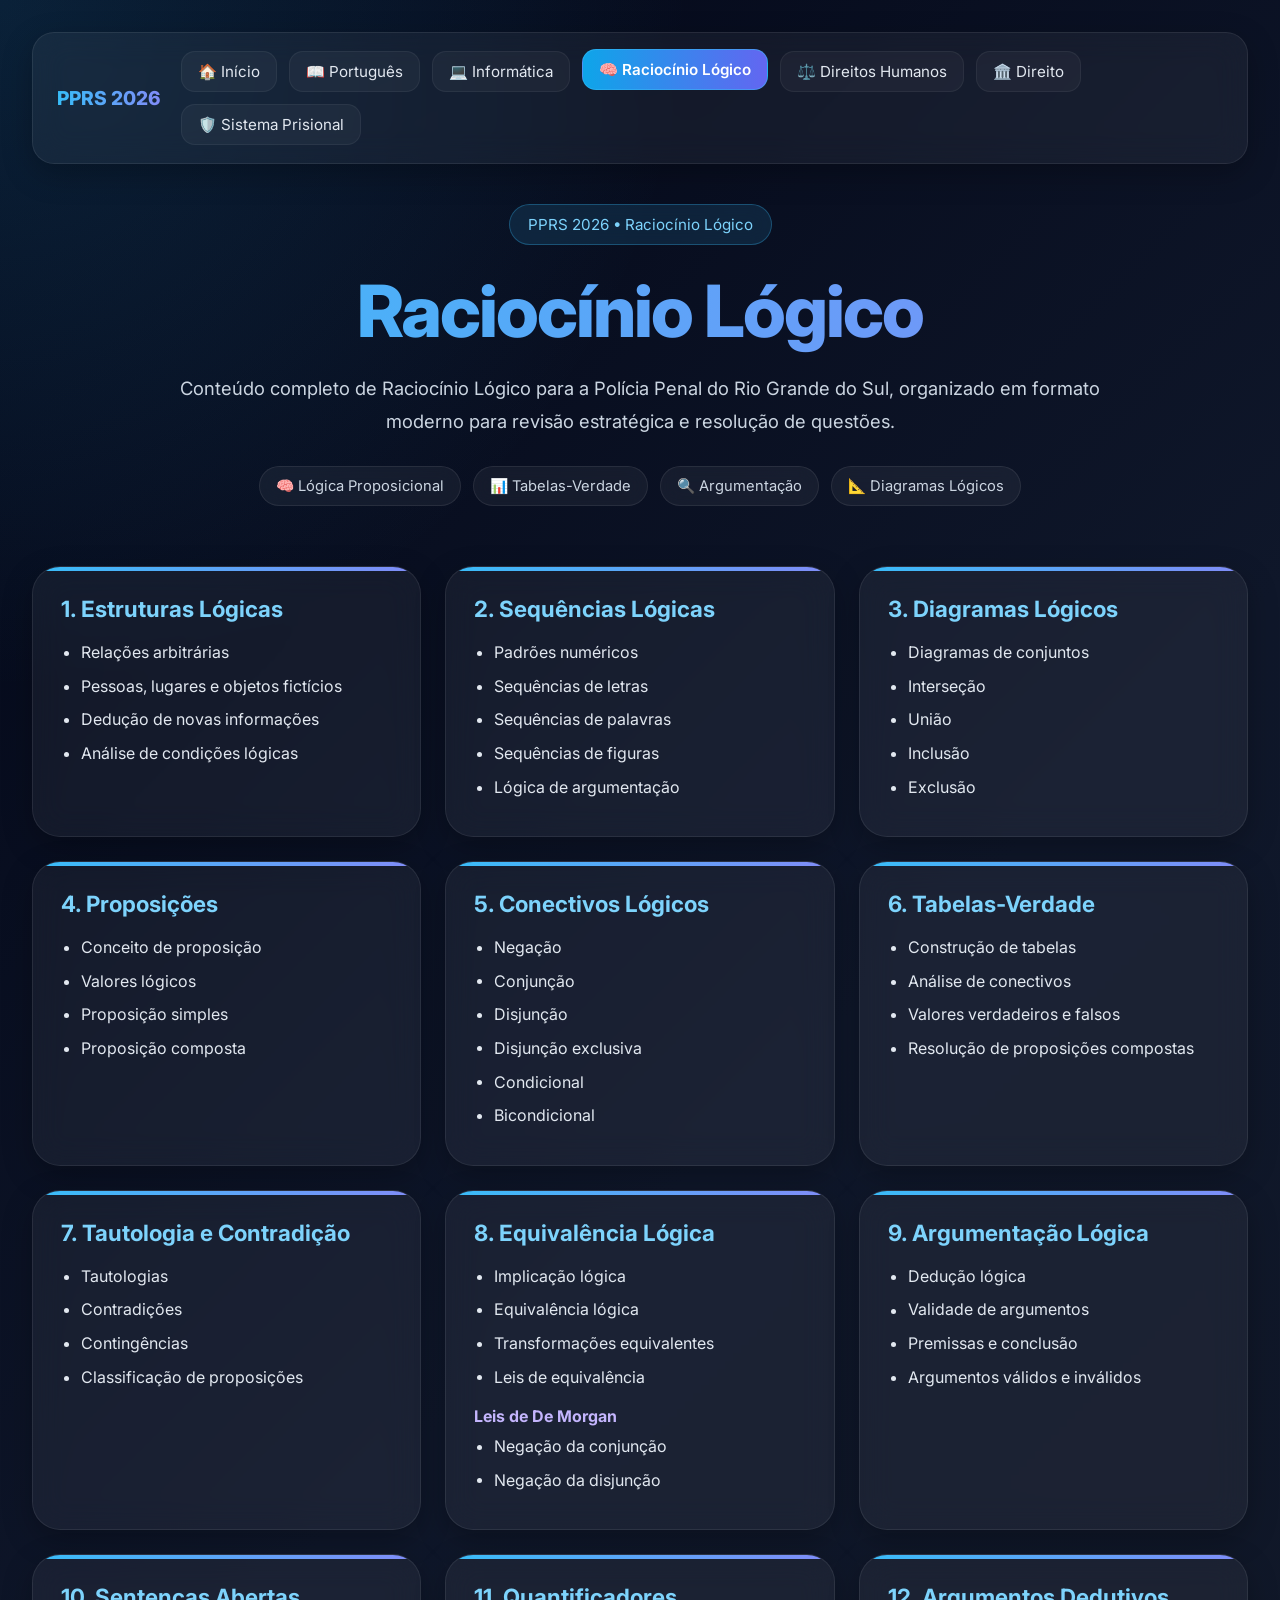
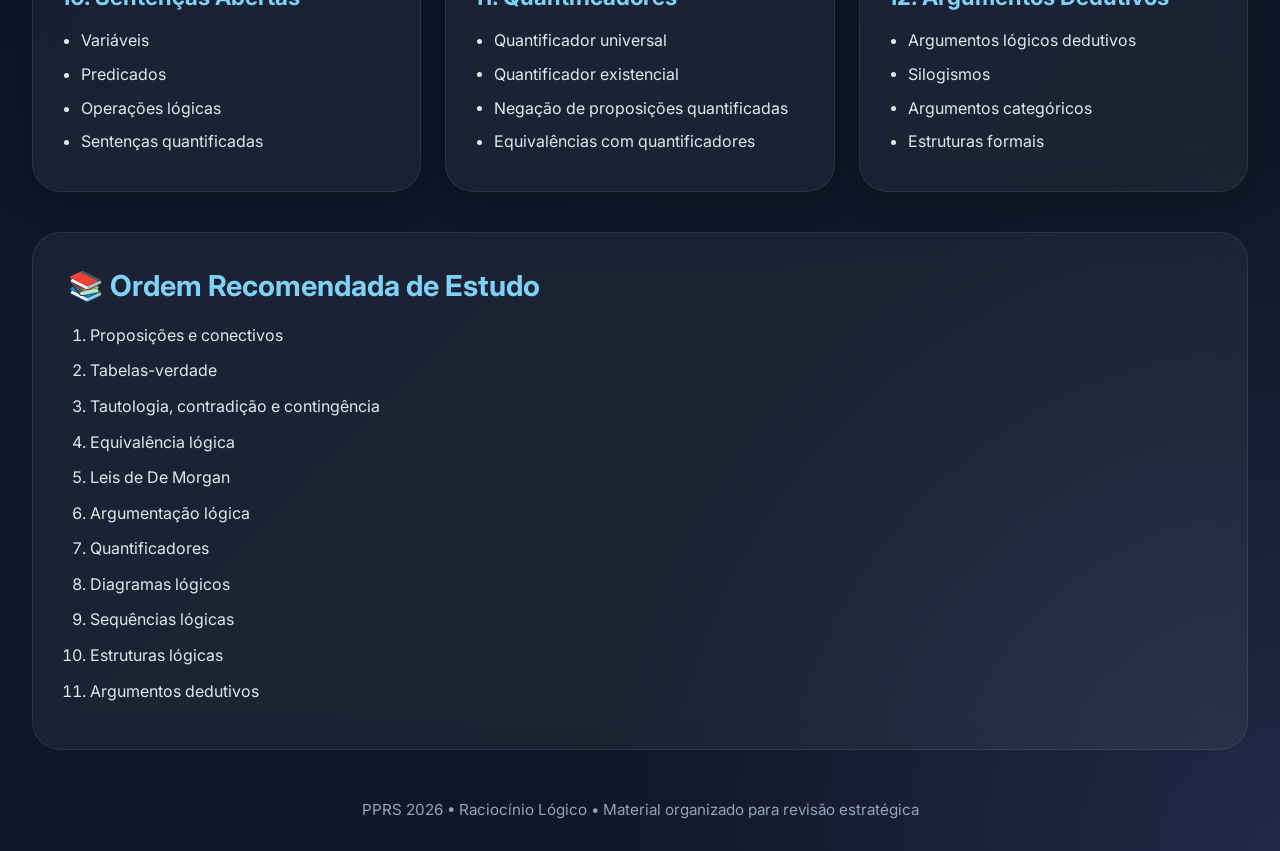
<file: rlm.html>
<!DOCTYPE html>
<html lang="pt-BR">
<head>
  <meta charset="UTF-8" />
  <meta name="viewport" content="width=device-width, initial-scale=1.0" />
  <title>PPRS — Raciocínio Lógico</title>

  <link rel="preconnect" href="https://fonts.googleapis.com">
  <link rel="preconnect" href="https://fonts.gstatic.com" crossorigin>
  <link href="https://fonts.googleapis.com/css2?family=Inter:wght@300;400;500;600;700;800&display=swap" rel="stylesheet">
  <link rel="stylesheet" href="style.css" />
  

</head>
<body>


<div id="menu-container"></div>
<script src="menu.js"></script>


<div class="container">

  <section class="hero">
    <div class="badge">PPRS 2026 • Raciocínio Lógico</div>
    <h1>Raciocínio Lógico</h1>
    <p>
      Conteúdo completo de Raciocínio Lógico para a Polícia Penal do Rio Grande do Sul,
      organizado em formato moderno para revisão estratégica e resolução de questões.
    </p>

    <div class="topbar">
      <div class="pill">🧠 Lógica Proposicional</div>
      <div class="pill">📊 Tabelas-Verdade</div>
      <div class="pill">🔍 Argumentação</div>
      <div class="pill">📐 Diagramas Lógicos</div>
    </div>
  </section>

  <div class="grid">

    <div class="card">
      <h2>1. Estruturas Lógicas</h2>

      <ul>
        <li>Relações arbitrárias</li>
        <li>Pessoas, lugares e objetos fictícios</li>
        <li>Dedução de novas informações</li>
        <li>Análise de condições lógicas</li>
      </ul>
    </div>

    <div class="card">
      <h2>2. Sequências Lógicas</h2>

      <ul>
        <li>Padrões numéricos</li>
        <li>Sequências de letras</li>
        <li>Sequências de palavras</li>
        <li>Sequências de figuras</li>
        <li>Lógica de argumentação</li>
      </ul>
    </div>

    <div class="card">
      <h2>3. Diagramas Lógicos</h2>

      <ul>
        <li>Diagramas de conjuntos</li>
        <li>Interseção</li>
        <li>União</li>
        <li>Inclusão</li>
        <li>Exclusão</li>
      </ul>
    </div>

    <div class="card">
      <h2>4. Proposições</h2>

      <ul>
        <li>Conceito de proposição</li>
        <li>Valores lógicos</li>
        <li>Proposição simples</li>
        <li>Proposição composta</li>
      </ul>
    </div>

    <div class="card">
      <h2>5. Conectivos Lógicos</h2>

      <ul>
        <li>Negação</li>
        <li>Conjunção</li>
        <li>Disjunção</li>
        <li>Disjunção exclusiva</li>
        <li>Condicional</li>
        <li>Bicondicional</li>
      </ul>
    </div>

    <div class="card">
      <h2>6. Tabelas-Verdade</h2>

      <ul>
        <li>Construção de tabelas</li>
        <li>Análise de conectivos</li>
        <li>Valores verdadeiros e falsos</li>
        <li>Resolução de proposições compostas</li>
      </ul>
    </div>

    <div class="card">
      <h2>7. Tautologia e Contradição</h2>

      <ul>
        <li>Tautologias</li>
        <li>Contradições</li>
        <li>Contingências</li>
        <li>Classificação de proposições</li>
      </ul>
    </div>

    <div class="card">
      <h2>8. Equivalência Lógica</h2>

      <ul>
        <li>Implicação lógica</li>
        <li>Equivalência lógica</li>
        <li>Transformações equivalentes</li>
        <li>Leis de equivalência</li>
      </ul>

      <h3>Leis de De Morgan</h3>
      <ul>
        <li>Negação da conjunção</li>
        <li>Negação da disjunção</li>
      </ul>
    </div>

    <div class="card">
      <h2>9. Argumentação Lógica</h2>

      <ul>
        <li>Dedução lógica</li>
        <li>Validade de argumentos</li>
        <li>Premissas e conclusão</li>
        <li>Argumentos válidos e inválidos</li>
      </ul>
    </div>

    <div class="card">
      <h2>10. Sentenças Abertas</h2>

      <ul>
        <li>Variáveis</li>
        <li>Predicados</li>
        <li>Operações lógicas</li>
        <li>Sentenças quantificadas</li>
      </ul>
    </div>

    <div class="card">
      <h2>11. Quantificadores</h2>

      <ul>
        <li>Quantificador universal</li>
        <li>Quantificador existencial</li>
        <li>Negação de proposições quantificadas</li>
        <li>Equivalências com quantificadores</li>
      </ul>
    </div>

    <div class="card">
      <h2>12. Argumentos Dedutivos</h2>

      <ul>
        <li>Argumentos lógicos dedutivos</li>
        <li>Silogismos</li>
        <li>Argumentos categóricos</li>
        <li>Estruturas formais</li>
      </ul>
    </div>

  </div>

  <section class="study">
    <h2>📚 Ordem Recomendada de Estudo</h2>

    <ol>
      <li>Proposições e conectivos</li>
      <li>Tabelas-verdade</li>
      <li>Tautologia, contradição e contingência</li>
      <li>Equivalência lógica</li>
      <li>Leis de De Morgan</li>
      <li>Argumentação lógica</li>
      <li>Quantificadores</li>
      <li>Diagramas lógicos</li>
      <li>Sequências lógicas</li>
      <li>Estruturas lógicas</li>
      <li>Argumentos dedutivos</li>
    </ol>
  </section>

  <div class="footer">
    PPRS 2026 • Raciocínio Lógico • Material organizado para revisão estratégica
  </div>

</div>

</body>
</html>
</file>
<file: style.css>
* {
      margin: 0;
      padding: 0;
      box-sizing: border-box;
    }

    :root {
      --bg: #020617;
      --card: rgba(255,255,255,0.05);
      --border: rgba(255,255,255,0.08);
      --text: #f8fafc;
      --muted: #cbd5e1;
      --primary: #38bdf8;
      --secondary: #818cf8;
      --success: #22c55e;
    }

    body {
      font-family: 'Inter', sans-serif;
      background:
        radial-gradient(circle at top left, rgba(56,189,248,0.15), transparent 25%),
        radial-gradient(circle at bottom right, rgba(129,140,248,0.15), transparent 25%),
        linear-gradient(135deg, #020617, #0f172a 50%, #111827);
      color: var(--text);
      min-height: 100vh;
      padding: 32px;
    }
	
	.chart-section {
  margin-top: 60px;
  margin-bottom: 60px;
}

.chart-card {
  background: rgba(255,255,255,0.05);
  border: 1px solid rgba(255,255,255,0.08);
  border-radius: 30px;
  padding: 40px;

  backdrop-filter: blur(16px);

  box-shadow: 0 15px 40px rgba(0,0,0,0.25);

  text-align: center;
}

.chart-card h2 {
  color: #7dd3fc;
  margin-bottom: 30px;
  font-size: 2rem;
}

#graficoMaterias {
		max-width: 500px;
		max-height: 500px;

		margin: 0 auto;
}


/* MENU */
.main-nav {
  width: 100%;
  display: flex;
  justify-content: space-between;
  align-items: center;
  gap: 20px;
  padding: 18px 24px;
  margin-bottom: 40px;

  background: rgba(255,255,255,0.05);
  border: 1px solid rgba(255,255,255,0.08);
  border-radius: 22px;

  backdrop-filter: blur(16px);

  position: sticky;
  top: 15px;
  z-index: 1000;

  box-shadow: 0 10px 30px rgba(0,0,0,0.25);
}

.nav-logo {
  font-size: 1.2rem;
  font-weight: 800;
  background: linear-gradient(90deg,#38bdf8,#818cf8);
  -webkit-background-clip: text;
  -webkit-text-fill-color: transparent;
  white-space: nowrap;
}

.nav-links {
  display: flex;
  flex-wrap: wrap;
  gap: 12px;
}

.nav-links a {
  text-decoration: none;
  color: #e2e8f0;
  padding: 10px 16px;
  border-radius: 14px;
  transition: all 0.25s ease;
  font-size: 0.95rem;

  background: rgba(255,255,255,0.04);
  border: 1px solid rgba(255,255,255,0.06);
}

.nav-links a:hover {
  background: linear-gradient(90deg,#0ea5e9,#6366f1);
  color: white;
  transform: translateY(-2px);
}

@media (max-width: 900px) {
  .main-nav {
    flex-direction: column;
    align-items: flex-start;
  }

  .nav-links {
    width: 100%;
  }
}

    .container {
      max-width: 1500px;
      margin: auto;
    }

    .hero {
      text-align: center;
      margin-bottom: 60px;
    }

    .badge {
      display: inline-block;
      padding: 10px 18px;
      border-radius: 999px;
      background: rgba(56,189,248,0.12);
      border: 1px solid rgba(56,189,248,0.3);
      color: #7dd3fc;
      margin-bottom: 22px;
      font-size: 0.95rem;
      backdrop-filter: blur(10px);
    }

    .hero h1 {
      font-size: 4.5rem;
      font-weight: 800;
      background: linear-gradient(90deg,#38bdf8,#818cf8);
      -webkit-background-clip: text;
      -webkit-text-fill-color: transparent;
      margin-bottom: 18px;
      letter-spacing: -2px;
    }

    .hero p {
      color: var(--muted);
      max-width: 950px;
      margin: auto;
      font-size: 1.15rem;
      line-height: 1.8;
    }

    .cards {
      display: grid;
      grid-template-columns: repeat(auto-fit, minmax(250px, 1fr));
      gap: 22px;
	  margin-top: 30px;
      margin-bottom: 50px;
    }

    .info-card {
      background: var(--card);
      border: 1px solid var(--border);
      border-radius: 26px;
      padding: 28px;
      backdrop-filter: blur(14px);
      box-shadow: 0 12px 30px rgba(0,0,0,0.25);
      transition: all 0.3s ease;
    }

    .info-card:hover {
      transform: translateY(-8px);
      border-color: rgba(56,189,248,0.35);
    }

    .info-card h2 {
      color: #7dd3fc;
      margin-bottom: 14px;
      font-size: 1.2rem;
    }

    .info-card p {
      color: #e2e8f0;
      line-height: 1.7;
      font-size: 1rem;
    }

    .table-wrapper {
      background: rgba(255,255,255,0.05);
      border: 1px solid rgba(255,255,255,0.08);
      border-radius: 30px;
      padding: 30px;
      overflow-x: auto;
      backdrop-filter: blur(16px);
      box-shadow: 0 15px 40px rgba(0,0,0,0.25);
    }

    .table-title {
      font-size: 2rem;
      margin-bottom: 24px;
      color: #7dd3fc;
      text-align: center;
      font-weight: 700;
    }

    table {
      width: 100%;
      border-collapse: collapse;
      min-width: 1100px;
      overflow: hidden;
      border-radius: 20px;
    }

    thead {
      background: linear-gradient(90deg,#0ea5e9,#6366f1);
    }

    th {
      padding: 18px;
      text-align: center;
      font-size: 0.95rem;
      color: white;
      border: 1px solid rgba(255,255,255,0.15);
    }

    td {
      padding: 18px;
      text-align: center;
      background: rgba(255,255,255,0.03);
      border: 1px solid rgba(255,255,255,0.08);
      color: #e2e8f0;
      line-height: 1.6;
    }

    tbody tr:hover td {
      background: rgba(56,189,248,0.08);
    }

    .highlight {
      color: #4ade80;
      font-weight: 700;
    }

    .subjects {
      text-align: left;
      font-weight: 500;
    }

    .footer {
      text-align: center;
      margin-top: 50px;
      color: #94a3b8;
      font-size: 0.95rem;
    }
    
/* Destaque para a página atual no menu */
    .nav-links a.ativo {
    background: linear-gradient(90deg,#0ea5e9,#6366f1);
    color: white;
    transform: translateY(-2px);
    font-weight: 600;
    border-color: rgba(56,189,248,0.5);
    }

    @media (max-width: 768px) {
      body {
        padding: 18px;
      }

      .hero h1 {
        font-size: 2.7rem;
      }

      .hero p {
        font-size: 1rem;
      }
    }

    /* =========================================
   ESTILOS DAS PÁGINAS DE MATÉRIAS
   ========================================= */

.topbar {
  display: flex;
  justify-content: center;
  gap: 12px;
  margin-top: 28px;
  flex-wrap: wrap;
}

.pill {
  padding: 10px 16px;
  background: rgba(255,255,255,0.05);
  border: 1px solid var(--border);
  border-radius: 999px;
  color: var(--muted);
  font-size: 0.92rem;
  backdrop-filter: blur(10px);
}

.grid {
  display: grid;
  grid-template-columns: repeat(auto-fit, minmax(340px, 1fr));
  gap: 24px;
}

.card {
  background: var(--card);
  border: 1px solid var(--border);
  border-radius: 28px;
  padding: 28px;
  backdrop-filter: blur(16px);
  transition: all 0.3s ease;
  box-shadow: 0 10px 30px rgba(0,0,0,0.25);
  position: relative;
  overflow: hidden;
}

.card::before {
  content: "";
  position: absolute;
  top: 0;
  left: 0;
  width: 100%;
  height: 4px;
  background: linear-gradient(90deg, #38bdf8, #818cf8);
}

.card:hover {
  transform: translateY(-8px);
  border-color: rgba(56,189,248,0.35);
  box-shadow: 0 18px 40px rgba(0,0,0,0.35);
}

.card h2 {
  font-size: 1.4rem;
  color: #7dd3fc;
  margin-bottom: 18px;
}

.card h3 {
  color: #c4b5fd;
  margin-top: 16px;
  margin-bottom: 8px;
  font-size: 1rem;
}

ul {
  margin-left: 20px;
}

li {
  margin-bottom: 8px;
  color: #e2e8f0;
  line-height: 1.6;
}

.study {
  margin-top: 40px;
  background: rgba(255,255,255,0.05);
  border: 1px solid var(--border);
  border-radius: 28px;
  padding: 35px;
  backdrop-filter: blur(14px);
}

.study h2 {
  color: #7dd3fc;
  margin-bottom: 20px;
  font-size: 1.8rem;
}

.study ol {
  margin-left: 22px;
}

.study li {
  margin-bottom: 10px;
}
</file>
